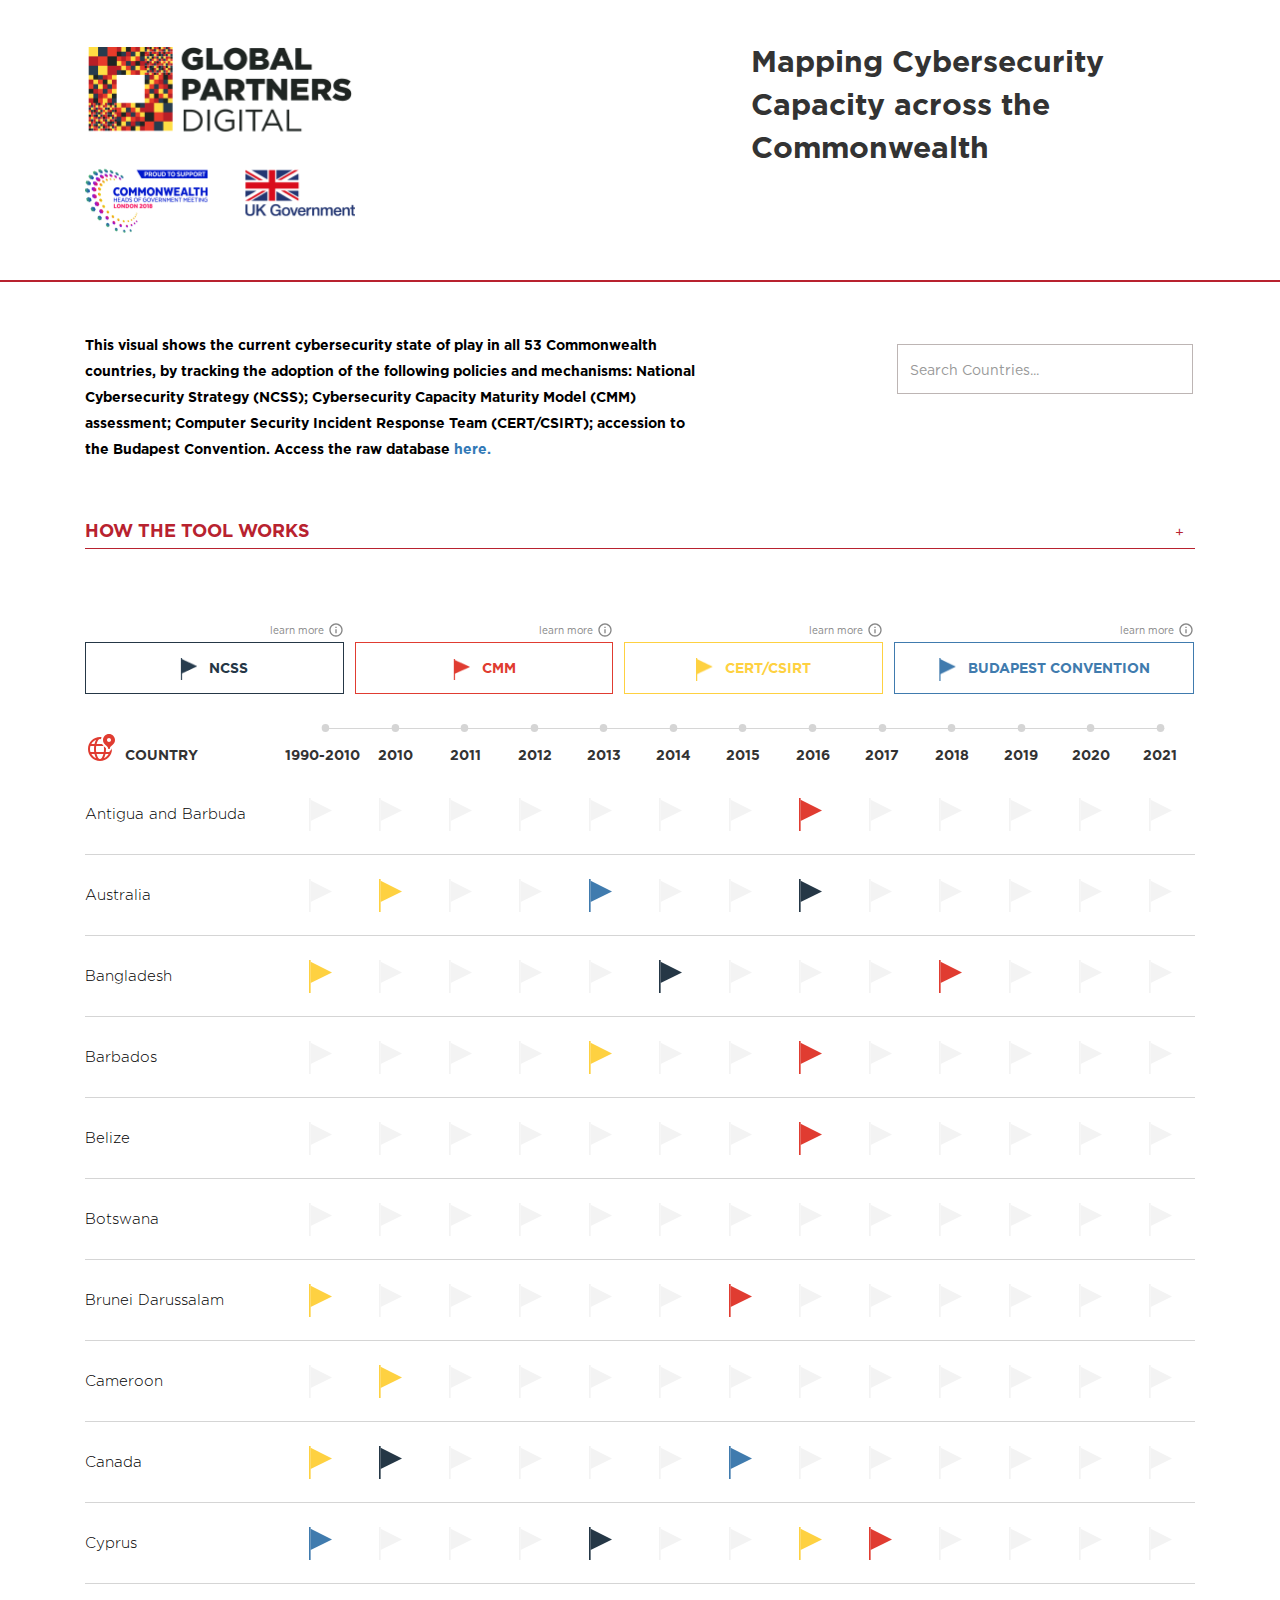
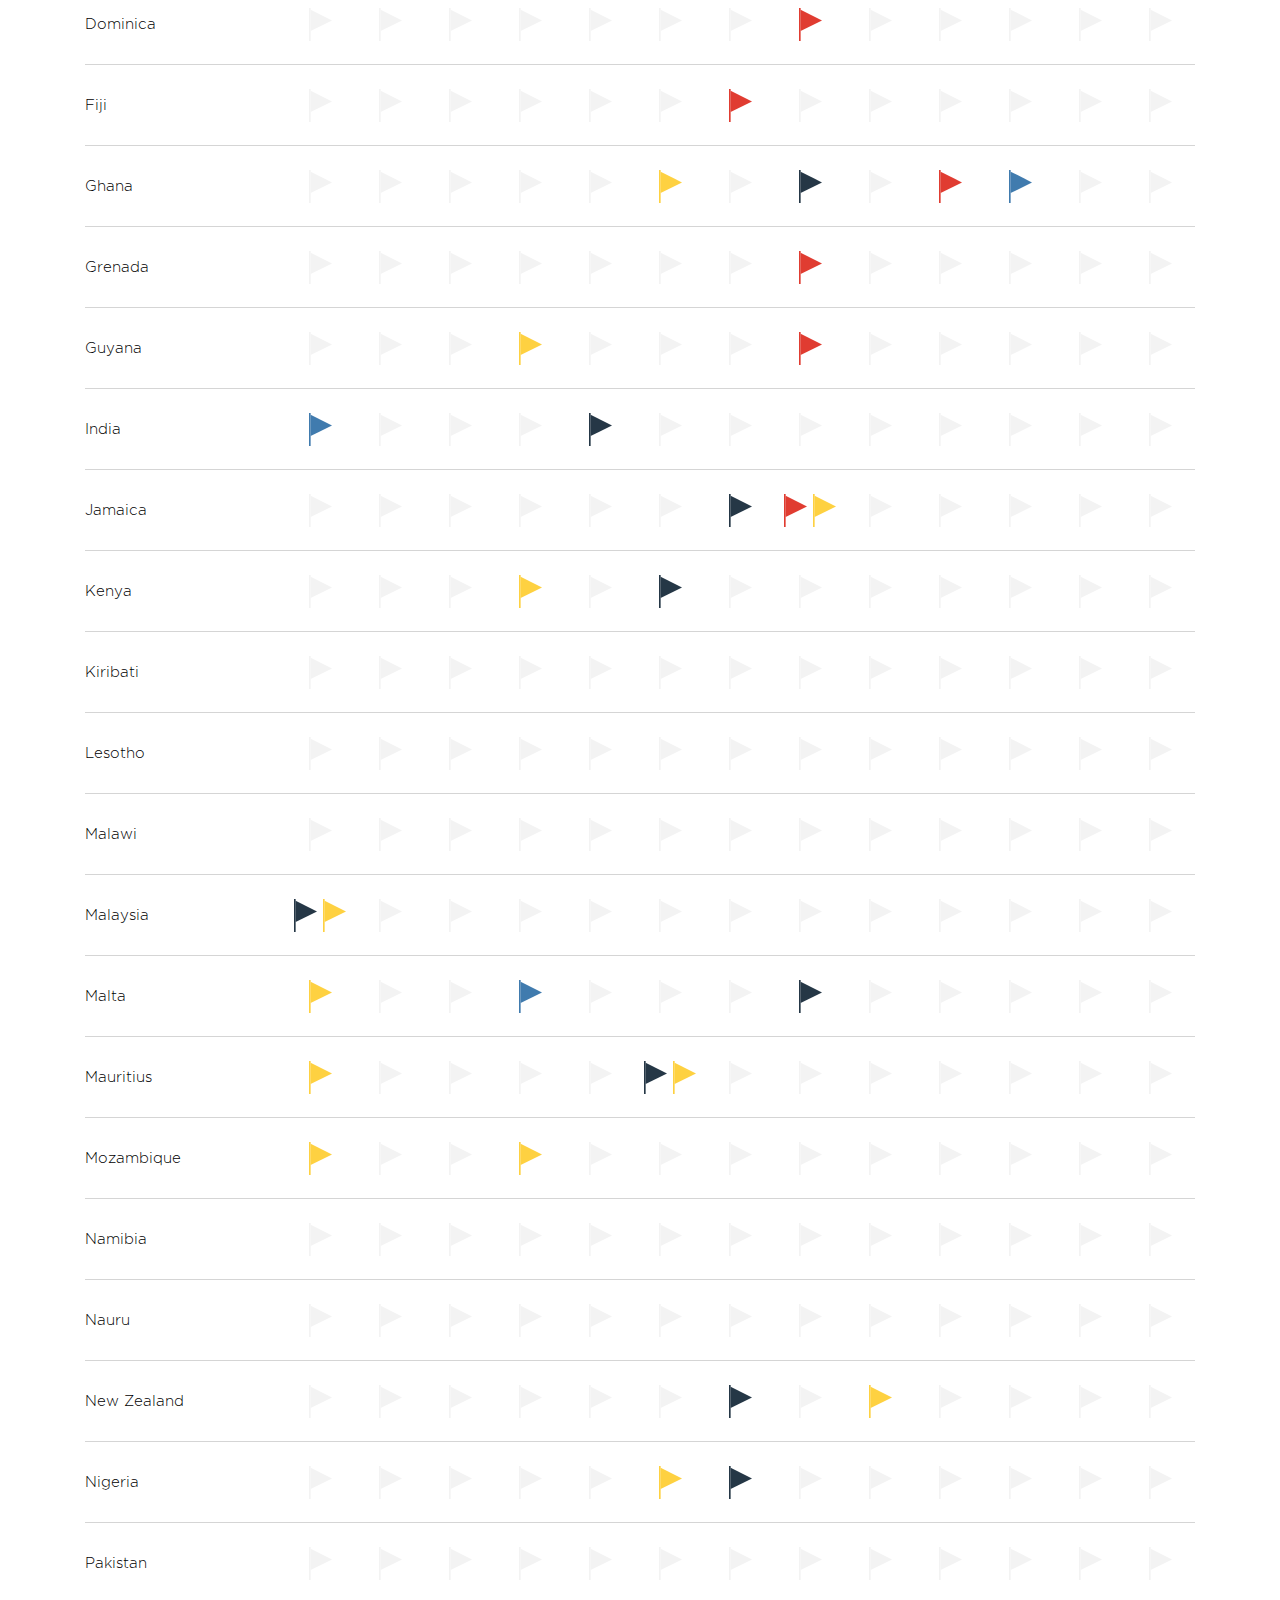
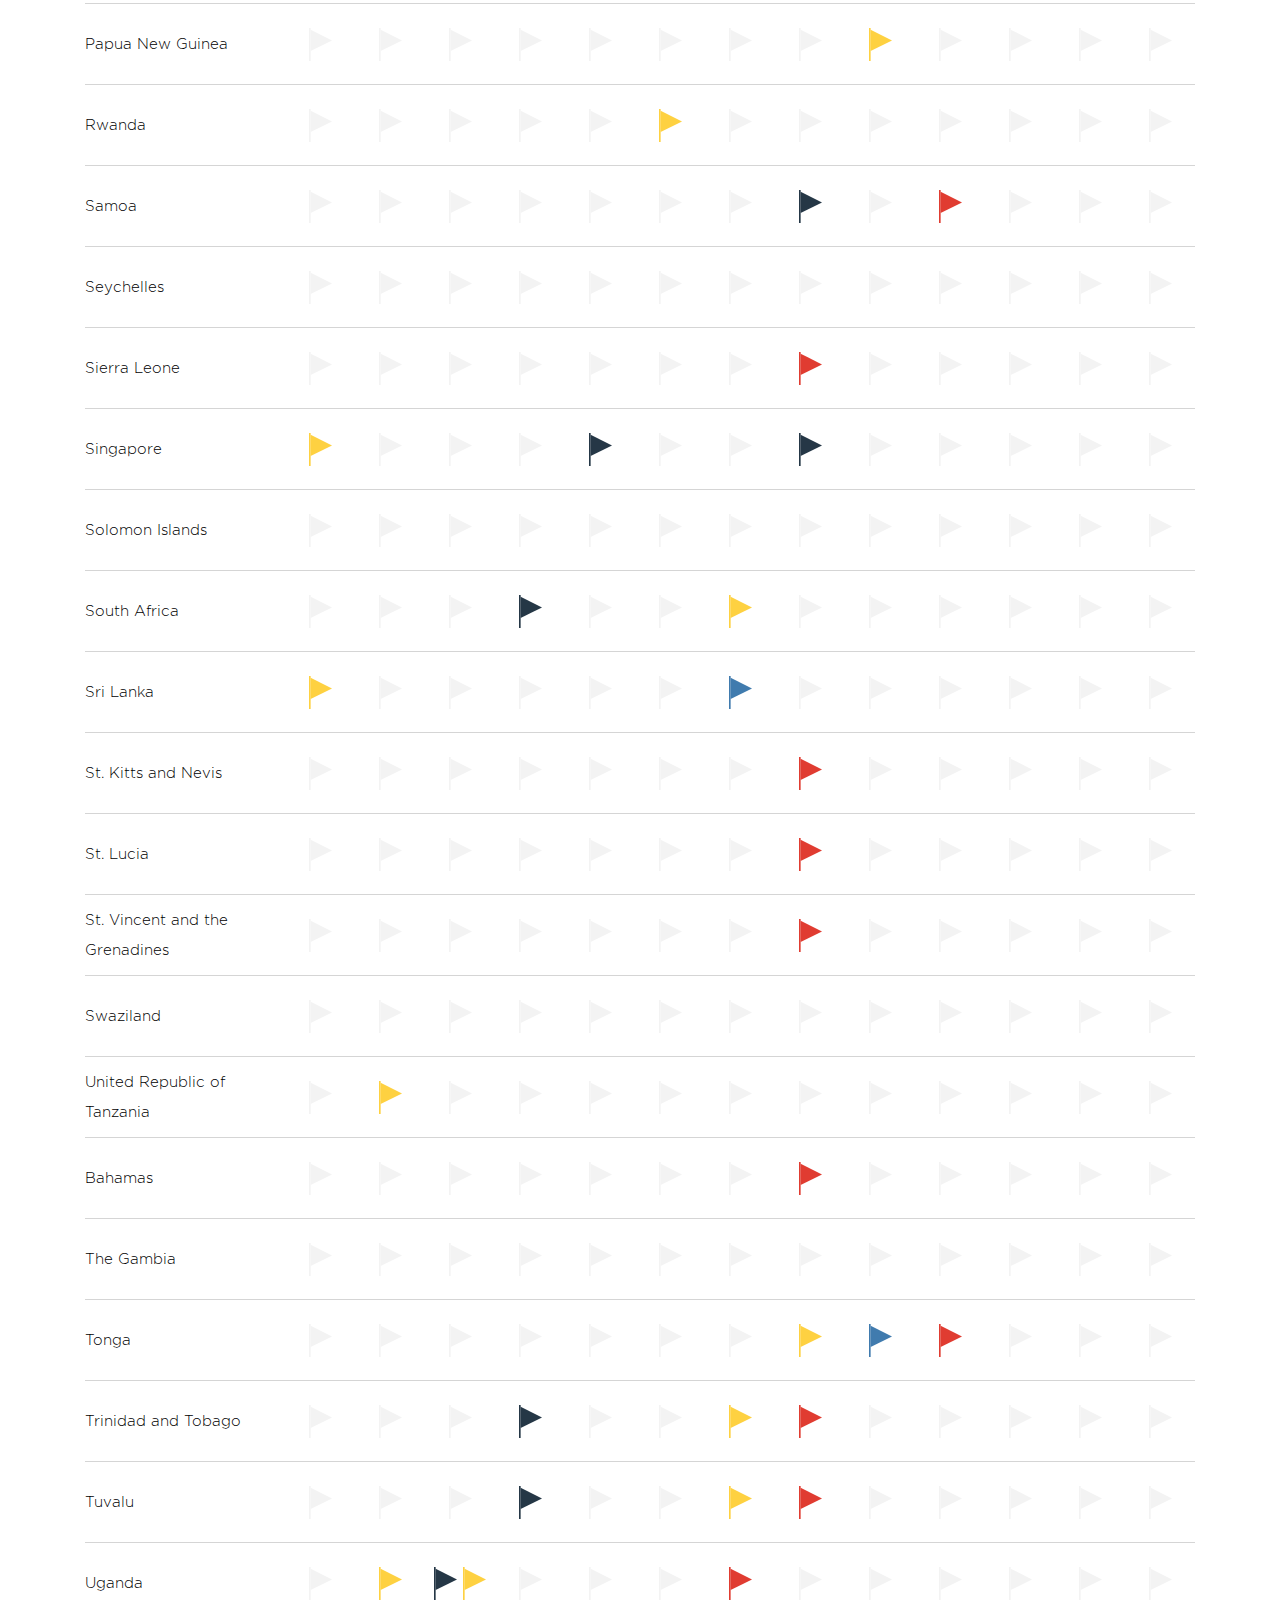
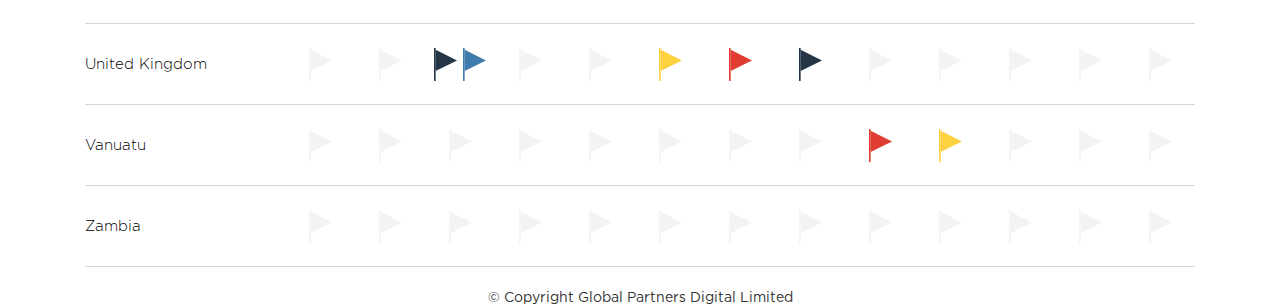
<file: index.html>
<!DOCTYPE html>
<html lang="en" >

<head>
  <meta charset="UTF-8">
  <title>Global Partners Digital</title>
  
  
  <link rel="stylesheet" href="https://cdnjs.cloudflare.com/ajax/libs/twitter-bootstrap/3.3.7/css/bootstrap.min.css">

  <link rel="stylesheet" href="css/style.css">

  
</head>

<body>

<header>
      <ul>
        <li></li>
        <li>Mapping Cybersecurity Capacity across the Commonwealth</li>
      </ul>
    </header>

  <div class="container">

  <div class="row box-top">
    <div class="col-xs-4">
      <h2>This visual shows the current cybersecurity state of play in all 53 Commonwealth countries, by tracking the adoption of the following policies and mechanisms: National Cybersecurity Strategy (NCSS); Cybersecurity Capacity Maturity Model (CMM) assessment; Computer Security Incident Response Team (CERT/CSIRT); accession to the Budapest Convention. Access the raw database <a href="https://docs.google.com/spreadsheets/d/1ARrwWWt7j96YS6zHL9DfJBSKg-u9gz4rarv-caUJ4n0/edit?ts=5c9b4bc6#gid=404398452" target="_blank">here.</a></h2>
    </div>

    <div class="col-xs-4 col-xs-offset-8 search">
      <input id="searchfield" type="search" class="form-control" placeholder="Search Countries...">
    </div>
  </div>

  <div class="row box-bottom">
      <article>
        <details>
          <summary><h1>HOW THE TOOL WORKS</h1></summary>
          <h2>• The default view shows data for all Commonwealth countries.<br>
              • To see only countries which meet a certain criterion (e.g. NCSS), click the relevant filter. This will also display all the other criteria these countries meet.<br>
              • You can select more than one filter at a time (e.g. to see only countries with both NCSS and a CERT)<br>
              • You can search for data on a specific country using the search bar on the top right.<br>
              • The flags are also hyperlinks, which will take you to the relevant policy documents.
              </h2>
            </details></article>
    </div>

  <div class="row">
    <div class="col-xs-12">

      <ul class="learn-more">
        <li class="info">
          <span>National Cybersecurity Strategies set out a country's vision and high-level objectives and priorities for addressing cybersecurity.</span>learn more</li>
        <li class="info">
          <span>The Cybersecurity Capacity Maturity Model for Nations (CMM) assesses a country's cybersecurity maturity across five dimensions: cybersecurity policy and strategy; cyber culture and society; cybersecurity education, training, and skills; legal and regulatory frameworks; and standards, organisations, and technologies.</span>learn more</li>
        <li class="info">
          <span>A national Computer Security Incident Response Team (CSIRT, or CERT) is an operational entity with the goal of preventing and responding to computer security incidents.</span>learn more</li>
        <li class="info">
          <span>The first international treaty on cyber crime. Its main objective is the adoption of common criminal policy through the adoption of appropriate legislation and fostering of international cooperation.</span>learn more</li>
      </ul>

      <div class="fix-row">
      <ul class="filter" id="days">
        <li class="schedule-color pressable-day" id="1"><img src="img/mini-flag-darkblue.png" /> NCSS</li>
        <li class="schedule-color pressable-day" id="2"><img src="img/mini-flag-red.png" /> CMM</li>
        <li class="schedule-color pressable-day" id="3"><img src="img/mini-flag-yellow.png" /> CERT/CSIRT</li>
        <li class="schedule-color pressable-day" id="4"><img src="img/mini-flag-blue.png" /> BUDAPEST CONVENTION</li>
      </ul>

      <ul class="active years">
        <li>country</li>
        <li>1990-2010</li>
        <li>2010</li>
        <li>2011</li>
        <li>2012</li>
        <li>2013</li>
        <li>2014</li>
        <li>2015</li>
        <li>2016</li>
        <li>2017</li>
        <li>2018</li>
        <li>2019</li>
        <li>2020</li>
        <li>2021</li>
      </ul>
    </div>

      <table border="0" cellpadding="0" cellspacing="0">

        <!-- COMECA AQUI OS PAISES !-->


        <tbody class="searchable">

          <tr class="row-border">
            <td>
              <h4>Antigua and Barbuda</h4>
          </td>

          <td class="text-center">
              <span class="flag flag- booking active year-90" data-schedule="0"></span>
            </td>
            <td class="text-center">
              <span class="flag flag- booking active year-2010" data-schedule="0"></span>
            </td>
            <td class="text-center">
              <span class="flag flag- booking active year-2011" data-schedule="0"></span>
            </td>
            <td class="text-center">
              <span class="flag flag- booking active year-2012" data-schedule="0"></span>
            </td>
            <td class="text-center">
              <span class="flag flag- booking active year-2013" data-schedule="0"></span>
            </td>
            <td class="text-center">
              <span class="flag flag- booking active year-2014" data-schedule="0"></span>
            </td>
            <td class="text-center">
              <span class="flag flag- booking active year-2015" data-schedule="0"></span>
            </td>
            <td class="text-center">
              <a href="https://www.sbs.ox.ac.uk/cybersecurity-capacity/system/files/Cybersecurity-Are-We-Prepared-in-Latin-America-and-the-Caribbean.pdf" target="_blank"><span class="flag flag-red booking active year-2016" data-schedule="2"></span></a>
            </td>
            <td class="text-center">
              <span class="flag flag- booking active year-2017" data-schedule="0"></span>
            </td>
            <td class="text-center">
              <span class="flag flag- booking active year-2018" data-schedule="0"></span>
            </td>
            <td class="text-center">
              <span class="flag flag- booking active year-2019" data-schedule="0"></span>
            </td>
            <td class="text-center">
              <span class="flag flag- booking active year-2020" data-schedule="0"></span>
            </td>
            <td class="text-center">
              <span class="flag flag- booking active year-2021" data-schedule="0"></span>
            </td>

          </tr>

          <tr class="row-border">
            <td>
              <h4>Australia</h4>
          </td>

          <td class="text-center">
              <span class="flag flag- booking active year-90" data-schedule="0"></span>
            </td>
            <td class="text-center">
              <a href="https://cyber.gov.au/" target="_blank"><span class="flag flag-yellow booking active year-2010" data-schedule="3"></span></a>
            </td>
            <td class="text-center">
              <span class="flag flag- booking active year-2011" data-schedule="0"></span>
            </td>
            <td class="text-center">
              <span class="flag flag- booking active year-2012" data-schedule="0"></span>
            </td>
            <td class="text-center">
              <span class="flag flag-blue booking active year-2013" data-schedule="4"></span>
            </td>
            <td class="text-center">
              <span class="flag flag- booking active year-2014" data-schedule="0"></span>
            </td>
            <td class="text-center">
              <span class="flag flag- booking active year-2015" data-schedule="0"></span>
            </td>
            <td class="text-center">
              <a href="https://cybersecuritystrategy.pmc.gov.au/assets/img/PMC-Cyber-Strategy.pdf" target="_blank"><span class="flag flag-darkblue booking active year-2016" data-schedule="1"></span></a>
            </td>
            <td class="text-center">
              <span class="flag flag- booking active year-2017" data-schedule="0"></span>
            </td>
            <td class="text-center">
              <span class="flag flag- booking active year-2018" data-schedule="0"></span>
            </td>
            <td class="text-center">
              <span class="flag flag- booking active year-2019" data-schedule="0"></span>
            </td>
            <td class="text-center">
              <span class="flag flag- booking active year-2020" data-schedule="0"></span>
            </td>
            <td class="text-center">
              <span class="flag flag- booking active year-2021" data-schedule="0"></span>
            </td>

          </tr>

          <tr class="row-border">
            <td>
              <h4>Bangladesh</h4>
          </td>
          <td class="text-center">
              <a href="http://www.bdcert.org" target="_blank"><span class="flag flag-yellow booking active year-90" data-schedule="3"></span></a>
            </td>
            <td class="text-center">
              <span class="flag flag- booking active year-2010" data-schedule="0"></span>
            </td>
            <td class="text-center">
              <span class="flag flag- booking active year-2011" data-schedule="0"></span>
            </td>
            <td class="text-center">
              <span class="flag flag- booking active year-2012" data-schedule="0"></span>
            </td>
            <td class="text-center">
              <span class="flag flag- booking active year-2013" data-schedule="0"></span>
            </td>
            <td class="text-center">
              <a href="https://www.unodc.org/cld/lessons-learned/bgd/the_national_cybersecurity_strategy_of_bangladesh.html?&tmpl=cyb" target="_blank"><span class="flag flag-darkblue booking active year-2014" data-schedule="1"></span></a>
            </td>
            <td class="text-center">
              <span class="flag flag- booking active year-2015" data-schedule="0"></span>
            </td>
            <td class="text-center">
              <span class="flag flag- booking active year-2016" data-schedule="0"></span>
            </td>
            <td class="text-center">
              <span class="flag flag- booking active year-2017" data-schedule="0"></span>
            </td>
            <td class="text-center">
              <a href=" https://www.cirt.gov.bd/cybersecurity-maturity-assessment-held-by-international-experts-to-inform-bangladeshs-renewal-of-national-strategy/" target="_blank"><span class="flag flag-red booking active year-2018" data-schedule="2"></span></a>
            </td>
            <td class="text-center">
              <span class="flag flag- booking active year-2019" data-schedule="0"></span>
            </td>
            <td class="text-center">
              <span class="flag flag- booking active year-2020" data-schedule="0"></span>
            </td>
            <td class="text-center">
              <span class="flag flag- booking active year-2021" data-schedule="0"></span>
            </td>

          </tr>

          <tr class="row-border">
            <td>
              <h4>Barbados</h4>
          </td>
          <td class="text-center">
              <span class="flag flag- booking active year-90" data-schedule="0"></span>
            </td>
            <td class="text-center">
              <span class="flag flag- booking active year-2010" data-schedule="0"></span>
            </td>
            <td class="text-center">
              <span class="flag flag- booking active year-2011" data-schedule="0"></span>
            </td>
            <td class="text-center">
              <span class="flag flag- booking active year-2012" data-schedule="0"></span>
            </td>
            <td class="text-center">
              <span class="flag flag-yellow booking active year-2013" data-schedule="3"></span>
            </td>
            <td class="text-center">
              <span class="flag flag- booking active year-2014" data-schedule="0"></span>
            </td>
            <td class="text-center">
              <span class="flag flag- booking active year-2015" data-schedule="0"></span>
            </td>
            <td class="text-center">
              <a href="https://www.sbs.ox.ac.uk/cybersecurity-capacity/system/files/Cybersecurity-Are-We-Prepared-in-Latin-America-and-the-Caribbean.pdf" target="_blank"><span class="flag flag-red booking active year-2016" data-schedule="2"></span></a>
            </td>
            <td class="text-center">
              <span class="flag flag- booking active year-2017" data-schedule="0"></span>
            </td>
            <td class="text-center">
              <span class="flag flag- booking active year-2018" data-schedule="0"></span>
            </td>
            <td class="text-center">
              <span class="flag flag- booking active year-2019" data-schedule="0"></span>
            </td>
            <td class="text-center">
              <span class="flag flag- booking active year-2020" data-schedule="0"></span>
            </td>
            <td class="text-center">
              <span class="flag flag- booking active year-2021" data-schedule="0"></span>
            </td>

          </tr>

          <tr class="row-border">
            <td>
              <h4>Belize</h4>
          </td>
          <td class="text-center">
              <span class="flag flag- booking active year-90" data-schedule="0"></span>
            </td>
            <td class="text-center">
              <span class="flag flag- booking active year-2010" data-schedule="0"></span>
            </td>
            <td class="text-center">
              <span class="flag flag- booking active year-2011" data-schedule="0"></span>
            </td>
            <td class="text-center">
              <span class="flag flag- booking active year-2012" data-schedule="0"></span>
            </td>
            <td class="text-center">
              <span class="flag flag- booking active year-2013" data-schedule="0"></span>
            </td>
            <td class="text-center">
              <span class="flag flag- booking active year-2014" data-schedule="0"></span>
            </td>
            <td class="text-center">
              <span class="flag flag- booking active year-2015" data-schedule="0"></span>
            </td>
            <td class="text-center">
              <a href="https://www.sbs.ox.ac.uk/cybersecurity-capacity/content/cyprus-cybersecurity-capacity-review-2017" target="_blank"><span class="flag flag-red booking active year-2016" data-schedule="2"></span></a>
            </td>
            <td class="text-center">
              <span class="flag flag- booking active year-2017" data-schedule="0"></span>
            </td>
            <td class="text-center">
              <span class="flag flag- booking active year-2018" data-schedule="0"></span>
            </td>
            <td class="text-center">
              <span class="flag flag- booking active year-2019" data-schedule="0"></span>
            </td>
            <td class="text-center">
              <span class="flag flag- booking active year-2020" data-schedule="0"></span>
            </td>
            <td class="text-center">
              <span class="flag flag- booking active year-2021" data-schedule="0"></span>
            </td>

          </tr>

          <tr class="row-border">
            <td>
              <h4>Botswana</h4>
          </td>
          <td class="text-center">
              <span class="flag flag- booking active year-90" data-schedule="0"></span>
            </td>
            <td class="text-center">
              <span class="flag flag- booking active year-2010" data-schedule="0"></span>
            </td>
            <td class="text-center">
              <span class="flag flag- booking active year-2011" data-schedule="0"></span>
            </td>
            <td class="text-center">
              <span class="flag flag- booking active year-2012" data-schedule="0"></span>
            </td>
            <td class="text-center">
              <span class="flag flag- booking active year-2013" data-schedule="0"></span>
            </td>
            <td class="text-center">
              <span class="flag flag- booking active year-2014" data-schedule="0"></span>
            </td>
            <td class="text-center">
              <span class="flag flag- booking active year-2015" data-schedule="0"></span>
            </td>
            <td class="text-center">
              <span class="flag flag- booking active year-2016" data-schedule="0"></span>
            </td>
            <td class="text-center">
              <span class="flag flag- booking active year-2017" data-schedule="0"></span>
            </td>
            <td class="text-center">
              <span class="flag flag- booking active year-2018" data-schedule="0"></span>
            </td>
            <td class="text-center">
              <span class="flag flag- booking active year-2019" data-schedule="0"></span>
            </td>
            <td class="text-center">
              <span class="flag flag- booking active year-2020" data-schedule="0"></span>
            </td>
            <td class="text-center">
              <span class="flag flag- booking active year-2021" data-schedule="0"></span>
            </td>

          </tr>

          <tr class="row-border">
            <td>
              <h4>Brunei Darussalam</h4>
          </td>
          <td class="text-center">
              <a href="http://www.brucert.org.bn" target="_blank"><span class="flag flag-yellow booking active year-90" data-schedule="3"></span></a>
            </td>
            <td class="text-center">
              <span class="flag flag- booking active year-2010" data-schedule="0"></span>
            </td>
            <td class="text-center">
              <span class="flag flag- booking active year-2011" data-schedule="0"></span>
            </td>
            <td class="text-center">
              <span class="flag flag- booking active year-2012" data-schedule="0"></span>
            </td>
            <td class="text-center">
              <span class="flag flag- booking active year-2013" data-schedule="0"></span>
            </td>
            <td class="text-center">
              <span class="flag flag- booking active year-2014" data-schedule="0"></span>
            </td>
            <td class="text-center">
              <a href="https://www.sbs.ox.ac.uk/cybersecurity-capacity/content/bhutan-cybersecurity-capacity-review-2015" target="_blank"><span class="flag flag-red booking active year-2015" data-schedule="2"></span></a>
            </td>
            <td class="text-center">
              <span class="flag flag- booking active year-2016" data-schedule="0"></span>
            </td>
            <td class="text-center">
              <span class="flag flag- booking active year-2017" data-schedule="0"></span>
            </td>
            <td class="text-center">
              <span class="flag flag- booking acti2018active year-XX" data-schedule="0"></span>
            </td>
            <td class="text-center">
              <span class="flag flag- booking active year-2019" data-schedule="0"></span>
            </td>
            <td class="text-center">
              <span class="flag flag- booking active year-2020" data-schedule="0"></span>
            </td>
            <td class="text-center">
              <span class="flag flag- booking active year-2021" data-schedule="0"></span>
            </td>

          </tr>


          <tr class="row-border">
            <td>
              <h4>Cameroon</h4>
          </td>
          <td class="text-center">
              <span class="flag flag- booking active year-90" data-schedule="0"></span>
            </td>
            <td class="text-center">
              <a href="https://www.antic.cm/index.php/en/mssions/computer-security-audit.html" target="_blank"><span class="flag flag-yellow booking active year-2010" data-schedule="3"></span></a>
            </td>
            <td class="text-center">
              <span class="flag flag- booking active year-2011" data-schedule="0"></span>
            </td>
            <td class="text-center">
              <span class="flag flag- booking active year-2012" data-schedule="0"></span>
            </td>
            <td class="text-center">
              <span class="flag flag- booking active year-2013" data-schedule="0"></span>
            </td>
            <td class="text-center">
              <span class="flag flag- booking active year-2014" data-schedule="0"></span>
            </td>
            <td class="text-center">
              <span class="flag flag- booking active year-2015" data-schedule="0"></span>
            </td>
            <td class="text-center">
              <span class="flag flag- booking active year-2016" data-schedule="0"></span>
            </td>
            <td class="text-center">
              <span class="flag flag- booking active year-2017" data-schedule="0"></span>
            </td>
            <td class="text-center">
              <span class="flag flag- booking active year-2018" data-schedule="0"></span>
            </td>
            <td class="text-center">
              <span class="flag flag- booking acti2019active year-XX" data-schedule="0"></span>
            </td>
            <td class="text-center">
              <span class="flag flag- booking active year-2020" data-schedule="0"></span>
            </td>
            <td class="text-center">
              <span class="flag flag- booking active year-2021" data-schedule="0"></span>
            </td>

          </tr>

          <tr class="row-border">
            <td>
              <h4>Canada</h4>
          </td>
          <td class="text-center">
              <a href="https://cyber.gc.ca/en/about-cyber-centre" target="_blank"><span class="flag flag-yellow booking active year-90" data-schedule="3"></span></a>
            </td>
            <td class="text-center">
              <a href="https://www.publicsafety.gc.ca/cnt/rsrcs/pblctns/ntnl-cbr-scrt-strtg/index-en.aspx" target="_blank"><span class="flag flag-darkblue booking active year-2010" data-schedule="1"></span></a>
            </td>
            <td class="text-center">
              <span class="flag flag- booking active year-2011" data-schedule="0"></span>
            </td>
            <td class="text-center">
              <span class="flag flag- booking active year-2012" data-schedule="0"></span>
            </td>
            <td class="text-center">
              <span class="flag flag- booking active year-2013" data-schedule="0"></span>
            </td>
            <td class="text-center">
              <span class="flag flag- booking active year-2014" data-schedule="0"></span>
            </td>
            <td class="text-center">
              <span class="flag flag-blue booking active year-2015" data-schedule="4"></span>
            </td>
            <td class="text-center">
              <span class="flag flag- booking active year-2016" data-schedule="0"></span>
            </td>
            <td class="text-center">
              <span class="flag flag- booking active year-2017" data-schedule="0"></span>
            </td>
            <td class="text-center">
              <span class="flag flag- booking active year-2018" data-schedule="0"></span>
            </td>
            <td class="text-center">
              <span class="flag flag- booking active year-2019" data-schedule="0"></span>
            </td>
            <td class="text-center">
              <span class="flag flag- booking active year-2020" data-schedule="0"></span>
            </td>
            <td class="text-center">
              <span class="flag flag- booking active year-2021" data-schedule="0"></span>
            </td>

          </tr>

          <tr class="row-border">
            <td>
              <h4>Cyprus</h4>
          </td>
          <td class="text-center">
              <span class="flag flag-blue booking active year-90" data-schedule="4"></span>
            </td>
            <td class="text-center">
              <span class="flag flag- booking active year-2010" data-schedule="0"></span>
            </td>
            <td class="text-center">
              <span class="flag flag- booking active year-2011" data-schedule="0"></span>
            </td>
            <td class="text-center">
              <span class="flag flag- booking active year-2012" data-schedule="0"></span>
            </td>
            <td class="text-center">
              <a href="https://resilience.enisa.europa.eu/enisas-ncss-project/enisa-cyber-security-strategies-workshops/OCECPR_NCSStrategy_English.pdf" target="_blank"><span class="flag flag-darkblue booking active year-2013" data-schedule="1"></span></a>
            </td>
            <td class="text-center">
              <span class="flag flag- booking active year-2014" data-schedule="0"></span>
            </td>
            <td class="text-center">
              <span class="flag flag- booking active year-2015" data-schedule="0"></span>
            </td>
            <td class="text-center">
              <a href="http://csirt.cy" target="_blank"><span class="flag flag-yellow booking active year-2016" data-schedule="3"></span></a>
            </td>
            <td class="text-center">
              <a href="https://www.sbs.ox.ac.uk/cybersecurity-capacity/content/cyprus-cybersecurity-capacity-review-2017" target="_blank"><span class="flag flag-red booking active year-2017" data-schedule="2"></span></a>
            </td>
            <td class="text-center">
              <span class="flag flag- booking active year-2018" data-schedule="0"></span>
            </td>
            <td class="text-center">
              <span class="flag flag- booking active year-2019" data-schedule="0"></span>
            </td>
            <td class="text-center">
              <span class="flag flag- booking active year-2020" data-schedule="0"></span>
            </td>
            <td class="text-center">
              <span class="flag flag- booking active year-2021" data-schedule="0"></span>
            </td>

          </tr>

          <tr class="row-border">
            <td>
              <h4>Dominica</h4>
          </td>
          <td class="text-center">
              <span class="flag flag- booking active year-90" data-schedule="0"></span>
            </td>
            <td class="text-center">
              <span class="flag flag- booking active year-2010" data-schedule="0"></span>
            </td>
            <td class="text-center">
              <span class="flag flag- booking active year-2011" data-schedule="0"></span>
            </td>
            <td class="text-center">
              <span class="flag flag- booking active year-2012" data-schedule="0"></span>
            </td>
            <td class="text-center">
              <span class="flag flag- booking active year-2013" data-schedule="0"></span>
            </td>
            <td class="text-center">
              <span class="flag flag- booking active year-2014" data-schedule="0"></span>
            </td>
            <td class="text-center">
              <span class="flag flag- booking active year-2015" data-schedule="0"></span>
            </td>
            <td class="text-center">
              <a href="https://www.sbs.ox.ac.uk/cybersecurity-capacity/content/cyprus-cybersecurity-capacity-review-2017" target="_blank"><span class="flag flag-red booking active year-2016" data-schedule="2"></span></a>
            </td>
            <td class="text-center">
              <span class="flag flag- booking active year-2017" data-schedule="0"></span>
            </td>
            <td class="text-center">
              <span class="flag flag- booking active year-2018" data-schedule="0"></span>
            </td>
            <td class="text-center">
              <span class="flag flag- booking active year-2019" data-schedule="0"></span>
            </td>
            <td class="text-center">
              <span class="flag flag- booking active year-2020" data-schedule="0"></span>
            </td>
            <td class="text-center">
              <span class="flag flag- booking active year-2021" data-schedule="0"></span>
            </td>

          </tr>

          <tr class="row-border">
            <td>
              <h4>Fiji</h4>
          </td>
          <td class="text-center">
              <span class="flag flag- booking active year-90" data-schedule="0"></span>
            </td>
            <td class="text-center">
              <span class="flag flag- booking active year-2010" data-schedule="0"></span>
            </td>
            <td class="text-center">
              <span class="flag flag- booking active year-2011" data-schedule="0"></span>
            </td>
            <td class="text-center">
              <span class="flag flag- booking active year-2012" data-schedule="0"></span>
            </td>
            <td class="text-center">
              <span class="flag flag- booking active year-2013" data-schedule="0"></span>
            </td>
            <td class="text-center">
              <span class="flag flag- booking active year-2014" data-schedule="0"></span>
            </td>
            <td class="text-center">
              <a href="https://www.sbs.ox.ac.uk/cybersecurity-capacity/system/files/CMM%20revised%20edition_09022017_1.pdf" target="_blank"><span class="flag flag-red booking active year-2015" data-schedule="2"></span></a>
            </td>
            <td class="text-center">
              <span class="flag flag- booking active year-2016" data-schedule="0"></span>
            </td>
            <td class="text-center">
              <span class="flag flag- booking acti2017active year-XX" data-schedule="0"></span>
            </td>
            <td class="text-center">
              <span class="flag flag- booking active year-2018" data-schedule="0"></span>
            </td>
            <td class="text-center">
              <span class="flag flag- booking active year-2019" data-schedule="0"></span>
            </td>
            <td class="text-center">
              <span class="flag flag- booking active year-2020" data-schedule="0"></span>
            </td>
            <td class="text-center">
              <span class="flag flag- booking active year-2021" data-schedule="0"></span>
            </td>

          </tr>

          <tr class="row-border">
            <td>
              <h4>Ghana</h4>
          </td>
          <td class="text-center">
              <span class="flag flag- booking active year-90" data-schedule="0"></span>
            </td>
            <td class="text-center">
              <span class="flag flag- booking active year-2010" data-schedule="0"></span>
            </td>
            <td class="text-center">
              <span class="flag flag- booking active year-2011" data-schedule="0"></span>
            </td>
            <td class="text-center">
              <span class="flag flag- booking active year-2012" data-schedule="0"></span>
            </td>
            <td class="text-center">
              <span class="flag flag- booking active year-2013" data-schedule="0"></span>
            </td>
            <td class="text-center">
              <a href="https://www.cert-gh.org" target="_blank"><span class="flag flag-yellow booking active year-2014" data-schedule="3"></span></a>
            </td>
            <td class="text-center">
              <span class="flag flag- booking active year-2015" data-schedule="0"></span>
            </td>
            <td class="text-center">
              <a href="https://www.sbs.ox.ac.uk/cybersecurity-capacity/system/files/Ghana_Cyber-Security-Policy-Strategy_Final_0.pdf" target="_blank"><span class="flag flag-darkblue booking active year-2016" data-schedule="1"></span></a>
            </td>
            <td class="text-center">
              <span class="flag flag- booking active year-2017" data-schedule="0"></span>
            </td>
            <td class="text-center">
              <a href="https://www.moc.gov.gh/cybersecurity-capacity-maturity-model-assessment-held" target="_blank"><span class="flag flag-red booking active year-2018" data-schedule="2"></span></a>
            </td>
            <td class="text-center">
              <span class="flag flag-blue booking active year-2019" data-schedule="4"></span>
            </td>
            <td class="text-center">
              <span class="flag flag- booking active year-2020" data-schedule="0"></span>
            </td>
            <td class="text-center">
              <span class="flag flag- booking active year-2021" data-schedule="0"></span>
            </td>

          </tr>

          <tr class="row-border">
            <td>
              <h4>Grenada</h4>
          </td>
          <td class="text-center">
              <span class="flag flag- booking active year-90" data-schedule="0"></span>
            </td>
            <td class="text-center">
              <span class="flag flag- booking active year-2010" data-schedule="0"></span>
            </td>
            <td class="text-center">
              <span class="flag flag- booking active year-2011" data-schedule="0"></span>
            </td>
            <td class="text-center">
              <span class="flag flag- booking active year-2012" data-schedule="0"></span>
            </td>
            <td class="text-center">
              <span class="flag flag- booking active year-2013" data-schedule="0"></span>
            </td>
            <td class="text-center">
              <span class="flag flag- booking active year-2014" data-schedule="0"></span>
            </td>
            <td class="text-center">
              <span class="flag flag- booking active year-2015" data-schedule="0"></span>
            </td>
            <td class="text-center">
              <a href="https://www.sbs.ox.ac.uk/cybersecurity-capacity/content/cyprus-cybersecurity-capacity-review-2017" target="_blank"><span class="flag flag-red booking active year-2016" data-schedule="2"></span></a>
            </td>
            <td class="text-center">
              <span class="flag flag- booking active year-2017" data-schedule="0"></span>
            </td>
            <td class="text-center">
              <span class="flag flag- booking active year-2018" data-schedule="0"></span>
            </td>
            <td class="text-center">
              <span class="flag flag- booking active year-2019" data-schedule="0"></span>
            </td>
            <td class="text-center">
              <span class="flag flag- booking active year-2020" data-schedule="0"></span>
            </td>
            <td class="text-center">
              <span class="flag flag- booking active year-2021" data-schedule="0"></span>
            </td>

          </tr>

          <tr class="row-border">
            <td>
              <h4>Guyana</h4>
          </td>
          <td class="text-center">
              <span class="flag flag- booking active year-90" data-schedule="0"></span>
            </td>
            <td class="text-center">
              <span class="flag flag- booking active year-2010" data-schedule="0"></span>
            </td>
            <td class="text-center">
              <span class="flag flag- booking active year-2011" data-schedule="0"></span>
            </td>
            <td class="text-center">
              <a href="https://cirt.gy/cirt.gy/; https://www.itu.int/en/ITU-D/Cybersecurity/Documents/Country_Profiles/Guyana.pdf; ITU and UNIDIR give it different names" target="_blank"><span class="flag flag-yellow booking active year-2012" data-schedule="3"></span></a>
            </td>
            <td class="text-center">
              <span class="flag flag- booking active year-2013" data-schedule="0"></span>
            </td>
            <td class="text-center">
              <span class="flag flag- booking active year-2014" data-schedule="0"></span>
            </td>
            <td class="text-center">
              <span class="flag flag- booking active year-2015" data-schedule="0"></span>
            </td>
            <td class="text-center">
              <a href="https://www.sbs.ox.ac.uk/cybersecurity-capacity/content/cyprus-cybersecurity-capacity-review-2017" target="_blank"><span class="flag flag-red booking active year-2016" data-schedule="2"></span></a>
            </td>
            <td class="text-center">
              <span class="flag flag- booking active year-2017" data-schedule="0"></span>
            </td>
            <td class="text-center">
              <span class="flag flag- booking active year-2018" data-schedule="0"></span>
            </td>
            <td class="text-center">
              <span class="flag flag- booking active year-2019" data-schedule="0"></span>
            </td>
            <td class="text-center">
              <span class="flag flag- booking active year-2020" data-schedule="0"></span>
            </td>
            <td class="text-center">
              <span class="flag flag- booking active year-2021" data-schedule="0"></span>
            </td>

          </tr>

          <tr class="row-border">
            <td>
              <h4>India</h4>
          </td>
          <td class="text-center">
              <a href="https://www.cert-in.org.in" target="_blank"><span class="flag flag-blue booking active year-90" data-schedule="4"></span></a>
            </td>
            <td class="text-center">
              <span class="flag flag- booking active year-2010" data-schedule="0"></span>
            </td>
            <td class="text-center">
              <span class="flag flag- booking active year-2011" data-schedule="0"></span>
            </td>
            <td class="text-center">
              <span class="flag flag- booking active year-2012" data-schedule="0"></span>
            </td>
            <td class="text-center">
              <a href="http://meity.gov.in/sites/upload_files/dit/files/National%20Cyber%20Security%20Policy%20%281%29.pdf" target="_blank"><span class="flag flag-darkblue booking active year-2013" data-schedule="1"></span></a>
            </td>
            <td class="text-center">
              <span class="flag flag- booking active year-2014" data-schedule="0"></span>
            </td>
            <td class="text-center">
              <span class="flag flag- booking active year-2015" data-schedule="0"></span>
            </td>
            <td class="text-center">
              <span class="flag flag- booking active year-2016" data-schedule="0"></span>
            </td>
            <td class="text-center">
              <span class="flag flag- booking active year-2017" data-schedule="0"></span>
            </td>
            <td class="text-center">
              <span class="flag flag- booking active year-2018" data-schedule="0"></span>
            </td>
            <td class="text-center">
              <span class="flag flag- booking active year-2019" data-schedule="0"></span>
            </td>
            <td class="text-center">
              <span class="flag flag- booking active year-2020" data-schedule="0"></span>
            </td>
            <td class="text-center">
              <span class="flag flag- booking active year-2021" data-schedule="0"></span>
            </td>

          </tr>

          <tr class="row-border">
            <td>
              <h4>Jamaica</h4>
          </td>
          <td class="text-center">
              <span class="flag flag- booking active year-90" data-schedule="0"></span>
            </td>
            <td class="text-center">
              <span class="flag flag- booking active year-2010" data-schedule="0"></span>
            </td>
            <td class="text-center">
              <span class="flag flag- booking active year-2011" data-schedule="0"></span>
            </td>
            <td class="text-center">
              <span class="flag flag- booking active year-2012" data-schedule="0"></span>
            </td>
            <td class="text-center">
              <span class="flag flag- booking active year-2013" data-schedule="0"></span>
            </td>
            <td class="text-center">
              <span class="flag flag- booking active year-2014" data-schedule="0"></span>
            </td>
            <td class="text-center">
              <a href="https://www.mset.gov.jm/sites/default/files/Jamaica%20National%20Cyber%20Security%20Strategy.pdf" target="_blank"><span class="flag flag-darkblue booking active year-2015" data-schedule="1"></span></a>
            </td>
            <td class="text-center">
              <a href="https://www.sbs.ox.ac.uk/cybersecurity-capacity/content/cyprus-cybersecurity-capacity-review-2017" target="_blank"><span class="flag flag-red booking active year-2016" data-schedule="2"></span></a>
              <a href="https://jis.gov.jm/cyber-incident-response-team-fully-equipped-and-operational/" target="_blank"><span class="flag flag-yellow booking active year-2016" data-schedule="3"></span></a>
            </td>
            <td class="text-center">
              <span class="flag flag- booking active year-2017" data-schedule="0"></span>
            </td>
            <td class="text-center">
              <span class="flag flag- booking active year-2018" data-schedule="0"></span>
            </td>
            <td class="text-center">
              <span class="flag flag- booking active year-2019" data-schedule="0"></span>
            </td>
            <td class="text-center">
              <span class="flag flag- booking active year-2020" data-schedule="0"></span>
            </td>
            <td class="text-center">
              <span class="flag flag- booking active year-2021" data-schedule="0"></span>
            </td>

          </tr>

          <tr class="row-border">
            <td>
              <h4>Kenya</h4>
          </td>
          <td class="text-center">
              <span class="flag flag- booking active year-90" data-schedule="0"></span>
            </td>
            <td class="text-center">
              <span class="flag flag- booking active year-2010" data-schedule="0"></span>
            </td>
            <td class="text-center">
              <span class="flag flag- booking active year-2011" data-schedule="0"></span>
            </td>
            <td class="text-center">
              <a href="" target="_blank"><span class="flag flag-yellow booking active year-2012" data-schedule="3"></span></a>
            </td>
            <td class="text-center">
              <span class="flag flag- booking active year-2013" data-schedule="0"></span>
            </td>
            <td class="text-center">
              <a href="http://www.ke-cirt.go.ke/index.php/knowledgebase-2/statutes-and-regulations/nationalcybersecuritystrategy/" target="_blank"><span class="flag flag-darkblue booking active year-2014" data-schedule="1"></span></a>
            </td>
            <td class="text-center">
              <span class="flag flag- booking active year-2015" data-schedule="0"></span>
            </td>
            <td class="text-center">
              <span class="flag flag- booking active year-2016" data-schedule="0"></span>
            </td>
            <td class="text-center">
              <span class="flag flag- booking active year-2017" data-schedule="0"></span>
            </td>
            <td class="text-center">
              <span class="flag flag- booking active year-2018" data-schedule="0"></span>
            </td>
            <td class="text-center">
              <span class="flag flag- booking active year-2019" data-schedule="0"></span>
            </td>
            <td class="text-center">
              <span class="flag flag- booking active year-2020" data-schedule="0"></span>
            </td>
            <td class="text-center">
              <span class="flag flag- booking active year-2021" data-schedule="0"></span>
            </td>

          </tr>

          <tr class="row-border">
            <td>
              <h4>Kiribati</h4>
          </td>
          <td class="text-center">
              <span class="flag flag- booking active year-90" data-schedule="0"></span>
            </td>
            <td class="text-center">
              <span class="flag flag- booking active year-2010" data-schedule="0"></span>
            </td>
            <td class="text-center">
              <span class="flag flag- booking active year-2011" data-schedule="0"></span>
            </td>
            <td class="text-center">
              <span class="flag flag- booking active year-2012" data-schedule="0"></span>
            </td>
            <td class="text-center">
              <span class="flag flag- booking active year-2013" data-schedule="0"></span>
            </td>
            <td class="text-center">
              <span class="flag flag- booking active year-2014" data-schedule="0"></span>
            </td>
            <td class="text-center">
              <span class="flag flag- booking active year-2015" data-schedule="0"></span>
            </td>
            <td class="text-center">
              <span class="flag flag- booking active year-2016" data-schedule="0"></span>
            </td>
            <td class="text-center">
              <span class="flag flag- booking active year-2017" data-schedule="0"></span>
            </td>
            <td class="text-center">
              <span class="flag flag- booking active year-2018" data-schedule="0"></span>
            </td>
            <td class="text-center">
              <span class="flag flag- booking active year-2019" data-schedule="0"></span>
            </td>
            <td class="text-center">
              <span class="flag flag- booking active year-2020" data-schedule="0"></span>
            </td>
            <td class="text-center">
              <span class="flag flag- booking active year-2021" data-schedule="0"></span>
            </td>

          </tr>

          <tr class="row-border">
            <td>
              <h4>Lesotho</h4>
          </td>
          <td class="text-center">
              <span class="flag flag- booking active year-90" data-schedule="0"></span>
            </td>
            <td class="text-center">
              <span class="flag flag- booking active year-2010" data-schedule="0"></span>
            </td>
            <td class="text-center">
              <span class="flag flag- booking active year-2011" data-schedule="0"></span>
            </td>
            <td class="text-center">
              <span class="flag flag- booking active year-2012" data-schedule="0"></span>
            </td>
            <td class="text-center">
              <span class="flag flag- booking active year-2013" data-schedule="0"></span>
            </td>
            <td class="text-center">
              <span class="flag flag- booking active year-2014" data-schedule="0"></span>
            </td>
            <td class="text-center">
              <span class="flag flag- booking active year-2015" data-schedule="0"></span>
            </td>
            <td class="text-center">
              <span class="flag flag- booking active year-2016" data-schedule="0"></span>
            </td>
            <td class="text-center">
              <span class="flag flag- booking active year-2017" data-schedule="0"></span>
            </td>
            <td class="text-center">
              <span class="flag flag- booking active year-2018" data-schedule="0"></span>
            </td>
            <td class="text-center">
              <span class="flag flag- booking active year-2019" data-schedule="0"></span>
            </td>
            <td class="text-center">
              <span class="flag flag- booking active year-2020" data-schedule="0"></span>
            </td>
            <td class="text-center">
              <span class="flag flag- booking active year-2021" data-schedule="0"></span>
            </td>

          </tr>

          <tr class="row-border">
            <td>
              <h4>Malawi</h4>
          </td>
          <td class="text-center">
              <span class="flag flag- booking active year-90" data-schedule="0"></span>
            </td>
            <td class="text-center">
              <span class="flag flag- booking active year-2010" data-schedule="0"></span>
            </td>
            <td class="text-center">
              <span class="flag flag- booking active year-2011" data-schedule="0"></span>
            </td>
            <td class="text-center">
              <span class="flag flag- booking active year-2012" data-schedule="0"></span>
            </td>
            <td class="text-center">
              <span class="flag flag- booking active year-2013" data-schedule="0"></span>
            </td>
            <td class="text-center">
              <span class="flag flag- booking active year-2014" data-schedule="0"></span>
            </td>
            <td class="text-center">
              <span class="flag flag- booking active year-2015" data-schedule="0"></span>
            </td>
            <td class="text-center">
              <span class="flag flag- booking active year-2016" data-schedule="0"></span>
            </td>
            <td class="text-center">
              <span class="flag flag- booking active year-2017" data-schedule="0"></span>
            </td>
            <td class="text-center">
              <span class="flag flag- booking active year-2018" data-schedule="0"></span>
            </td>
            <td class="text-center">
              <span class="flag flag- booking active year-2019" data-schedule="0"></span>
            </td>
            <td class="text-center">
              <span class="flag flag- booking active year-2020" data-schedule="0"></span>
            </td>
            <td class="text-center">
              <span class="flag flag- booking active year-2021" data-schedule="0"></span>
            </td>

          </tr>

          <tr class="row-border">
            <td>
              <h4>Malaysia</h4>
          </td>
          <td class="text-center">
              <a href="http://nitc.mosti.gov.my/nitc_beta/index.php/national-ict-policies/national-cyber-security-policy-ncsp" target="_blank"><span class="flag flag-darkblue booking active year-90" data-schedule="1"></span></a>
              <a href="http://www.mycert.org.my" target="_blank"><span class="flag flag-yellow booking active year-90" data-schedule="3"></span></a>
            </td>
            <td class="text-center">
              <span class="flag flag- booking active year-2010" data-schedule="0"></span>
            </td>
            <td class="text-center">
              <span class="flag flag- booking active year-2011" data-schedule="0"></span>
            </td>
            <td class="text-center">
              <span class="flag flag- booking active year-2012" data-schedule="0"></span>
            </td>
            <td class="text-center">
              <span class="flag flag- booking active year-2013" data-schedule="0"></span>
            </td>
            <td class="text-center">
              <span class="flag flag- booking active year-2014" data-schedule="0"></span>
            </td>
            <td class="text-center">
              <span class="flag flag- booking active year-2015" data-schedule="0"></span>
            </td>
            <td class="text-center">
              <span class="flag flag- booking active year-2016" data-schedule="0"></span>
            </td>
            <td class="text-center">
              <span class="flag flag- booking active year-2017" data-schedule="0"></span>
            </td>
            <td class="text-center">
              <span class="flag flag- booking active year-2018" data-schedule="0"></span>
            </td>
            <td class="text-center">
              <span class="flag flag- booking active year-2019" data-schedule="0"></span>
            </td>
            <td class="text-center">
              <span class="flag flag- booking active year-2020" data-schedule="0"></span>
            </td>
            <td class="text-center">
              <span class="flag flag- booking active year-2021" data-schedule="0"></span>
            </td>

          </tr>

          <tr class="row-border">
            <td>
              <h4>Malta</h4>
          </td>
          <td class="text-center">
              <a href="https://maltacip.gov.mt/en/CIP_Structure/Pages/CSIRTMalta.aspx" target="_blank"><span class="flag flag-yellow booking active year-90" data-schedule="3"></span></a>
            </td>
            <td class="text-center">
              <span class="flag flag- booking active year-2010" data-schedule="0"></span>
            </td>
            <td class="text-center">
              <span class="flag flag- booking active year-2011" data-schedule="0"></span>
            </td>
            <td class="text-center">
              <span class="flag flag-blue booking active year-2012" data-schedule="4"></span>
            </td>
            <td class="text-center">
              <span class="flag flag- booking active year-2013" data-schedule="0"></span>
            </td>
            <td class="text-center">
              <span class="flag flag- booking active year-2014" data-schedule="0"></span>
            </td>
            <td class="text-center">
              <span class="flag flag- booking active year-2015" data-schedule="0"></span>
            </td>
            <td class="text-center">
              <a href="https://www.mita.gov.mt/en/cybersecuritygreenpaper/Pages/National-Cybersecurity.aspx" target="_blank"><span class="flag flag-darkblue booking active year-2016" data-schedule="1"></span></a>
            </td>
            <td class="text-center">
              <span class="flag flag- booking active year-2017" data-schedule="0"></span>
            </td>
            <td class="text-center">
              <span class="flag flag- booking active year-2018" data-schedule="0"></span>
            </td>
            <td class="text-center">
              <span class="flag flag- booking active year-2019" data-schedule="0"></span>
            </td>
            <td class="text-center">
              <span class="flag flag- booking active year-2020" data-schedule="0"></span>
            </td>
            <td class="text-center">
              <span class="flag flag- booking active year-2021" data-schedule="0"></span>
            </td>

          </tr>

          <tr class="row-border">
            <td>
              <h4>Mauritius</h4>
          </td>
          <td class="text-center">
              <a href="http://cert-mu.govmu.org" target="_blank"><span class="flag flag-yellow booking active year-90" data-schedule="4"></span></a>
            </td>
            <td class="text-center">
              <span class="flag flag- booking active year-2010" data-schedule="0"></span>
            </td>
            <td class="text-center">
              <span class="flag flag- booking active year-2011" data-schedule="0"></span>
            </td>
            <td class="text-center">
              <span class="flag flag- booking active year-2012" data-schedule="0"></span>
            </td>
            <td class="text-center">
              <span class="flag flag- booking active year-2013" data-schedule="0"></span>
            </td>
            <td class="text-center">
              <a href="https://www.thegfce.com/documents/reports/2017/10/22/national-cyber-security-strategy-republic-of-mauritius-2014-2019" target="_blank"><span class="flag flag-darkblue booking active year-2014" data-schedule="1"></span></a>
              <a href="http://cert-mu.govmu.org" target="_blank"><span class="flag flag-yellow booking active year-90" data-schedule="3"></span></a>
            </td>
            <td class="text-center">
              <span class="flag flag- booking active year-2015" data-schedule="0"></span>
            </td>
            <td class="text-center">
              <span class="flag flag- booking active year-2016" data-schedule="0"></span>
            </td>
            <td class="text-center">
              <span class="flag flag- booking active year-2017" data-schedule="0"></span>
            </td>
            <td class="text-center">
              <span class="flag flag- booking active year-2018" data-schedule="0"></span>
            </td>
            <td class="text-center">
              <span class="flag flag- booking active year-2019" data-schedule="0"></span>
            </td>
            <td class="text-center">
              <span class="flag flag- booking active year-2020" data-schedule="0"></span>
            </td>
            <td class="text-center">
              <span class="flag flag- booking active year-2021" data-schedule="0"></span>
            </td>

          </tr>

          <tr class="row-border">
            <td>
              <h4>Mozambique</h4>
          </td>
          <td class="text-center">
              <a href="http://www.pakcert.org" target="_blank"><span class="flag flag-yellow booking active year-90" data-schedule="3"></span></a>
            </td>
            <td class="text-center">
              <span class="flag flag- booking active year-2010" data-schedule="0"></span>
            </td>
            <td class="text-center">
              <span class="flag flag- booking active year-2011" data-schedule="0"></span>
            </td>
            <td class="text-center">
              <span class="flag flag-yellow booking active year-2012" data-schedule="3"></span>
            </td>
            <td class="text-center">
              <span class="flag flag- booking active year-2013" data-schedule="0"></span>
            </td>
            <td class="text-center">
              <span class="flag flag- booking active year-2014" data-schedule="0"></span>
            </td>
            <td class="text-center">
              <span class="flag flag- booking active year-2015" data-schedule="0"></span>
            </td>
            <td class="text-center">
              <span class="flag flag- booking active year-2016" data-schedule="0"></span>
            </td>
            <td class="text-center">
              <span class="flag flag- booking active year-2017" data-schedule="0"></span>
            </td>
            <td class="text-center">
              <span class="flag flag- booking active year-2018" data-schedule="0"></span>
            </td>
            <td class="text-center">
              <span class="flag flag- booking active year-2019" data-schedule="0"></span>
            </td>
            <td class="text-center">
              <span class="flag flag- booking active year-2020" data-schedule="0"></span>
            </td>
            <td class="text-center">
              <span class="flag flag- booking active year-2021" data-schedule="0"></span>
            </td>

          </tr>

          <tr class="row-border">
            <td>
              <h4>Namibia</h4>
          </td>
          <td class="text-center">
              <span class="flag flag- booking active year-90" data-schedule="0"></span>
            </td>
            <td class="text-center">
              <span class="flag flag- booking active year-2010" data-schedule="0"></span>
            </td>
            <td class="text-center">
              <span class="flag flag- booking active year-2011" data-schedule="0"></span>
            </td>
            <td class="text-center">
              <span class="flag flag- booking active year-2012" data-schedule="0"></span>
            </td>
            <td class="text-center">
              <span class="flag flag- booking active year-2013" data-schedule="0"></span>
            </td>
            <td class="text-center">
              <span class="flag flag- booking active year-2014" data-schedule="0"></span>
            </td>
            <td class="text-center">
              <span class="flag flag- booking active year-2015" data-schedule="0"></span>
            </td>
            <td class="text-center">
              <span class="flag flag- booking active year-2016" data-schedule="0"></span>
            </td>
            <td class="text-center">
              <span class="flag flag- booking active year-2017" data-schedule="0"></span>
            </td>
            <td class="text-center">
              <span class="flag flag- booking active year-2018" data-schedule="0"></span>
            </td>
            <td class="text-center">
              <span class="flag flag- booking active year-2019" data-schedule="0"></span>
            </td>
            <td class="text-center">
              <span class="flag flag- booking active year-2020" data-schedule="0"></span>
            </td>
            <td class="text-center">
              <span class="flag flag- booking active year-2021" data-schedule="0"></span>
            </td>

          </tr>

          <tr class="row-border">
            <td>
              <h4>Nauru</h4>
          </td>
          <td class="text-center">
              <span class="flag flag- booking active year-90" data-schedule="0"></span>
            </td>
            <td class="text-center">
              <span class="flag flag- booking active year-2010" data-schedule="0"></span>
            </td>
            <td class="text-center">
              <span class="flag flag- booking active year-2011" data-schedule="0"></span>
            </td>
            <td class="text-center">
              <span class="flag flag- booking active year-2012" data-schedule="0"></span>
            </td>
            <td class="text-center">
              <span class="flag flag- booking active year-2013" data-schedule="0"></span>
            </td>
            <td class="text-center">
              <span class="flag flag- booking active year-2014" data-schedule="0"></span>
            </td>
            <td class="text-center">
              <span class="flag flag- booking active year-2015" data-schedule="0"></span>
            </td>
            <td class="text-center">
              <span class="flag flag- booking active year-2016" data-schedule="0"></span>
            </td>
            <td class="text-center">
              <span class="flag flag- booking active year-2017" data-schedule="0"></span>
            </td>
            <td class="text-center">
              <span class="flag flag- booking active year-2018" data-schedule="0"></span>
            </td>
            <td class="text-center">
              <span class="flag flag- booking active year-2019" data-schedule="0"></span>
            </td>
            <td class="text-center">
              <span class="flag flag- booking active year-2020" data-schedule="0"></span>
            </td>
            <td class="text-center">
              <span class="flag flag- booking active year-2021" data-schedule="0"></span>
            </td>

          </tr>

          <tr class="row-border">
            <td>
              <h4>New Zealand</h4>
          </td>
          <td class="text-center">
              <span class="flag flag- booking active year-90" data-schedule="0"></span>
            </td>
            <td class="text-center">
              <span class="flag flag- booking active year-2010" data-schedule="0"></span>
            </td>
            <td class="text-center">
              <span class="flag flag- booking active year-2011" data-schedule="0"></span>
            </td>
            <td class="text-center">
              <span class="flag flag- booking active year-2012" data-schedule="0"></span>
            </td>
            <td class="text-center">
              <span class="flag flag- booking active year-2013" data-schedule="0"></span>
            </td>
            <td class="text-center">
              <span class="flag flag- booking active year-2014" data-schedule="0"></span>
            </td>
            <td class="text-center">
              <a href="https://www.dpmc.govt.nz/sites/default/files/2017-03/nz-cyber-security-strategy-december-2015.pdf" target="_blank"><span class="flag flag-darkblue booking active year-2015" data-schedule="1"></span></a>
            </td>
            <td class="text-center">
              <span class="flag flag- booking active year-2016" data-schedule="0"></span>
            </td>
            <td class="text-center">
              <a href="https://www.cert.govt.nz " target="_blank"><span class="flag flag-yellow booking active year-2017" data-schedule="3"></span></a>
            </td>
            <td class="text-center">
              <span class="flag flag- booking active year-2018" data-schedule="0"></span>
            </td>
            <td class="text-center">
              <span class="flag flag- booking active year-2019" data-schedule="0"></span>
            </td>
            <td class="text-center">
              <span class="flag flag- booking active year-2020" data-schedule="0"></span>
            </td>
            <td class="text-center">
              <span class="flag flag- booking active year-2021" data-schedule="0"></span>
            </td>

          </tr>

          <tr class="row-border">
            <td>
              <h4>Nigeria</h4>
          </td>
          <td class="text-center">
              <span class="flag flag- booking active year-90" data-schedule="0"></span>
            </td>
            <td class="text-center">
              <span class="flag flag- booking active year-2010" data-schedule="0"></span>
            </td>
            <td class="text-center">
              <span class="flag flag- booking active year-2011" data-schedule="0"></span>
            </td>
            <td class="text-center">
              <span class="flag flag- booking active year-2012" data-schedule="0"></span>
            </td>
            <td class="text-center">
              <span class="flag flag- booking active year-2013" data-schedule="0"></span>
            </td>
            <td class="text-center">
              <a href="https://www.cert.gov.ng " target="_blank"><span class="flag flag-yellow booking active year-2014" data-schedule="3"></span></a>
            </td>
            <td class="text-center">
              <a href="https://www.tekedia.com/download-nigerias-official-national-cybersecurity-policy-national-cybersecurity-strategy-pdf/" target="_blank"><span class="flag flag-darkblue booking active year-2015" data-schedule="1"></span></a>
            </td>
            <td class="text-center">
              <span class="flag flag- booking active year-2016" data-schedule="0"></span>
            </td>
            <td class="text-center">
              <span class="flag flag- booking active year-2017" data-schedule="0"></span>
            </td>
            <td class="text-center">
              <span class="flag flag- booking active year-2018" data-schedule="0"></span>
            </td>
            <td class="text-center">
              <span class="flag flag- booking active year-2019" data-schedule="0"></span>
            </td>
            <td class="text-center">
              <span class="flag flag- booking active year-2020" data-schedule="0"></span>
            </td>
            <td class="text-center">
              <span class="flag flag- booking active year-2021" data-schedule="0"></span>
            </td>

          </tr>

          <tr class="row-border">
            <td>
              <h4>Pakistan</h4>
          </td>
          <td class="text-center">
              <span class="flag flag- booking active year-90" data-schedule="0"></span>
            </td>
            <td class="text-center">
              <span class="flag flag- booking active year-2010" data-schedule="0"></span>
            </td>
            <td class="text-center">
              <span class="flag flag- booking active year-2011" data-schedule="0"></span>
            </td>
            <td class="text-center">
              <span class="flag flag- booking active year-2012" data-schedule="0"></span>
            </td>
            <td class="text-center">
              <span class="flag flag- booking active year-2013" data-schedule="0"></span>
            </td>
            <td class="text-center">
              <span class="flag flag- booking active year-2014" data-schedule="0"></span>
            </td>
            <td class="text-center">
              <span class="flag flag- booking active year-2015" data-schedule="0"></span>
            </td>
            <td class="text-center">
              <span class="flag flag- booking active year-2016" data-schedule="0"></span>
            </td>
            <td class="text-center">
              <span class="flag flag- booking active year-2017" data-schedule="0"></span>
            </td>
            <td class="text-center">
              <span class="flag flag- booking active year-2018" data-schedule="0"></span>
            </td>
            <td class="text-center">
              <span class="flag flag- booking active year-2019" data-schedule="0"></span>
            </td>
            <td class="text-center">
              <span class="flag flag- booking active year-2020" data-schedule="0"></span>
            </td>
            <td class="text-center">
              <span class="flag flag- booking active year-2021" data-schedule="0"></span>
            </td>

          </tr>

          <tr class="row-border">
            <td>
              <h4>Papua New Guinea</h4>
          </td>
          <td class="text-center">
              <span class="flag flag- booking active year-90" data-schedule="0"></span>
            </td>
            <td class="text-center">
              <span class="flag flag- booking active year-2010" data-schedule="0"></span>
            </td>
            <td class="text-center">
              <span class="flag flag- booking active year-2011" data-schedule="0"></span>
            </td>
            <td class="text-center">
              <span class="flag flag- booking active year-2012" data-schedule="0"></span>
            </td>
            <td class="text-center">
              <span class="flag flag- booking active year-2013" data-schedule="0"></span>
            </td>
            <td class="text-center">
              <span class="flag flag- booking active year-2014" data-schedule="0"></span>
            </td>
            <td class="text-center">
              <span class="flag flag- booking active year-2015" data-schedule="0"></span>
            </td>
            <td class="text-center">
              <span class="flag flag- booking active year-2016" data-schedule="0"></span>
            </td>
            <td class="text-center">
              <a href="https://www.pngcert.org.pg" target="_blank"><span class="flag flag-yellow booking active year-2017" data-schedule="3"></span></a>
            </td>
            <td class="text-center">
              <span class="flag flag- booking active year-2018" data-schedule="0"></span>
            </td>
            <td class="text-center">
              <span class="flag flag- booking active year-2019" data-schedule="0"></span>
            </td>
            <td class="text-center">
              <span class="flag flag- booking active year-2020" data-schedule="0"></span>
            </td>
            <td class="text-center">
              <span class="flag flag- booking active year-2021" data-schedule="0"></span>
            </td>

          </tr>

          </tr>

          <tr class="row-border">
            <td>
              <h4>Rwanda</h4>
          </td>
          <td class="text-center">
              <span class="flag flag- booking active year-90" data-schedule="0"></span>
            </td>
            <td class="text-center">
              <span class="flag flag- booking active year-2010" data-schedule="0"></span>
            </td>
            <td class="text-center">
              <span class="flag flag- booking active year-2011" data-schedule="0"></span>
            </td>
            <td class="text-center">
              <span class="flag flag- booking active year-2012" data-schedule="0"></span>
            </td>
            <td class="text-center">
              <span class="flag flag- booking active year-2013" data-schedule="0"></span>
            </td>
            <td class="text-center">
              <a href="http://rw-csirt.rw/eng/about-us/introduction.php" target="_blank"><span class="flag flag-yellow booking active year-2014" data-schedule="3"></span></a>
            </td>
            <td class="text-center">
              <span class="flag flag- booking active year-2015" data-schedule="0"></span>
            </td>
            <td class="text-center">
              <span class="flag flag- booking active year-2016" data-schedule="0"></span>
            </td>
            <td class="text-center">
              <span class="flag flag- booking active year-2017" data-schedule="0"></span>
            </td>
            <td class="text-center">
              <span class="flag flag- booking active year-2018" data-schedule="0"></span>
            </td>
            <td class="text-center">
              <span class="flag flag- booking active year-2019" data-schedule="0"></span>
            </td>
            <td class="text-center">
              <span class="flag flag- booking active year-2020" data-schedule="0"></span>
            </td>
            <td class="text-center">
              <span class="flag flag- booking active year-2021" data-schedule="0"></span>
            </td>

          </tr>

          <tr class="row-border">
            <td>
              <h4>Samoa</h4>
          </td>
          <td class="text-center">
              <span class="flag flag- booking active year-90" data-schedule="0"></span>
            </td>
            <td class="text-center">
              <span class="flag flag- booking active year-2010" data-schedule="0"></span>
            </td>
            <td class="text-center">
              <span class="flag flag- booking active year-2011" data-schedule="0"></span>
            </td>
            <td class="text-center">
              <span class="flag flag- booking active year-2012" data-schedule="0"></span>
            </td>
            <td class="text-center">
              <span class="flag flag- booking active year-2013" data-schedule="0"></span>
            </td>
            <td class="text-center">
              <span class="flag flag- booking active year-2014" data-schedule="0"></span>
            </td>
            <td class="text-center">
              <span class="flag flag- booking active year-2015" data-schedule="0"></span>
            </td>
            <td class="text-center">
              <span class="flag flag-darkblue booking active year-2016" data-schedule="1"></span>
            </td>
            <td class="text-center">
              <a href="http://www.samoagovt.ws/wp-content/uploads/2017/02/MCIT-Samoa-National-Cybersecurity-Strategy-2016-2021.pdf" target="_blank"><span class="flag flag- booking active year-2017" data-schedule="0"></span></a>
            </td>
            <td class="text-center">
              <a href="https://www.itu.int/en/ITU-D/Regional-Presence/Europe/Documents/Events/2018/Cyber%20drill/Session%201%20Jakob%20Bund%20-%20ITU%20Cyberdrill%202018%20(website).pdf" target="_blank"><span class="flag flag-red booking active year-2018" data-schedule="2"></span></a>
            </td>
            <td class="text-center">
              <span class="flag flag- booking active year-2019" data-schedule="0"></span>
            </td>
            <td class="text-center">
              <span class="flag flag- booking active year-2020" data-schedule="0"></span>
            </td>
            <td class="text-center">
              <span class="flag flag- booking active year-2021" data-schedule="0"></span>
            </td>

          </tr>

          <tr class="row-border">
            <td>
              <h4>Seychelles</h4>
          </td>
          <td class="text-center">
              <span class="flag flag- booking active year-90" data-schedule="0"></span>
            </td>
            <td class="text-center">
              <span class="flag flag- booking active year-2010" data-schedule="0"></span>
            </td>
            <td class="text-center">
              <span class="flag flag- booking active year-2011" data-schedule="0"></span>
            </td>
            <td class="text-center">
              <span class="flag flag- booking active year-2012" data-schedule="0"></span>
            </td>
            <td class="text-center">
              <span class="flag flag- booking active year-2013" data-schedule="0"></span>
            </td>
            <td class="text-center">
              <span class="flag flag- booking active year-2014" data-schedule="0"></span>
            </td>
            <td class="text-center">
              <span class="flag flag- booking active year-2015" data-schedule="0"></span>
            </td>
            <td class="text-center">
              <span class="flag flag- booking active year-2016" data-schedule="0"></span>
            </td>
            <td class="text-center">
              <span class="flag flag- booking active year-2017" data-schedule="0"></span>
            </td>
            <td class="text-center">
              <span class="flag flag- booking active year-2018" data-schedule="0"></span>
            </td>
            <td class="text-center">
              <span class="flag flag- booking active year-2019" data-schedule="0"></span>
            </td>
            <td class="text-center">
              <span class="flag flag- booking active year-2020" data-schedule="0"></span>
            </td>
            <td class="text-center">
              <span class="flag flag- booking active year-2021" data-schedule="0"></span>
            </td>

          </tr>

          <tr class="row-border">
            <td>
              <h4>Sierra Leone</h4>
          </td>
          <td class="text-center">
              <span class="flag flag- booking active year-90" data-schedule="0"></span>
            </td>
            <td class="text-center">
              <span class="flag flag- booking active year-2010" data-schedule="0"></span>
            </td>
            <td class="text-center">
              <span class="flag flag- booking active year-2011" data-schedule="0"></span>
            </td>
            <td class="text-center">
              <span class="flag flag- booking active year-2012" data-schedule="0"></span>
            </td>
            <td class="text-center">
              <span class="flag flag- booking active year-2013" data-schedule="0"></span>
            </td>
            <td class="text-center">
              <span class="flag flag- booking active year-2014" data-schedule="0"></span>
            </td>
            <td class="text-center">
              <span class="flag flag- booking active year-2015" data-schedule="0"></span>
            </td>
            <td class="text-center">
              <a href="https://www.sbs.ox.ac.uk/cybersecurity-capacity/system/files/CMM_Sierra%20Leone%20report_final_0.pdf" target="_blank"><span class="flag flag-red booking active year-2016" data-schedule="2"></span></a>
            </td>
            <td class="text-center">
              <span class="flag flag- booking active year-2017" data-schedule="0"></span>
            </td>
            <td class="text-center">
              <span class="flag flag- booking active year-2018" data-schedule="0"></span>
            </td>
            <td class="text-center">
              <span class="flag flag- booking active year-2019" data-schedule="0"></span>
            </td>
            <td class="text-center">
              <span class="flag flag- booking active year-2020" data-schedule="0"></span>
            </td>
            <td class="text-center">
              <span class="flag flag- booking active year-2021" data-schedule="0"></span>
            </td>

          </tr>

          <tr class="row-border">
            <td>
              <h4>Singapore</h4>
          </td>
          <td class="text-center">
              <a href="https://books.google.co.uk/books?id=X8RcDwAAQBAJ&pg=PA850&lpg=PA850&dq=singcert+established&source=bl&ots=i2vBC8Ya7V&sig=ACfU3U1-GzUl1aAWR8wamImw9yZzHvpAzA&hl=en&sa=X&ved=2ahUKEwi1hYSdiaLgAhWZUxUIHQTjCHUQ6AEwDnoECAEQAQ#v=onepage&q=singcert%20established&f=false" target="_blank"><span class="flag flag-yellow booking active year-90" data-schedule="3"></span></a>
            </td>
            <td class="text-center">
              <span class="flag flag- booking active year-2010" data-schedule="0"></span>
            </td>
            <td class="text-center">
              <span class="flag flag- booking active year-2011" data-schedule="0"></span>
            </td>
            <td class="text-center">
              <span class="flag flag- booking active year-2012" data-schedule="0"></span>
            </td>
            <td class="text-center">
              <a href="https://www.csa.gov.sg/~/media/csa/documents/publications/singaporecybersecuritystrategy.pdf" target="_blank"><span class="flag flag-darkblue booking active year-2013" data-schedule="1"></span></a>
            </td>
            <td class="text-center">
              <span class="flag flag- booking active year-2014" data-schedule="0"></span>
            </td>
            <td class="text-center">
              <span class="flag flag- booking active year-2015" data-schedule="0"></span>
            </td>
            <td class="text-center">
              <a href="https://www.csa.gov.sg/~/media/csa/documents/publications/singaporecybersecuritystrategy.pdf" target="_blank"><span class="flag flag-darkblue booking active year-2016" data-schedule="1"></span></a>
            </td>
            <td class="text-center">
              <span class="flag flag- booking active year-2017" data-schedule="0"></span>
            </td>
            <td class="text-center">
              <span class="flag flag- booking active year-2018" data-schedule="0"></span>
            </td>
            <td class="text-center">
              <span class="flag flag- booking active year-2019" data-schedule="0"></span>
            </td>
            <td class="text-center">
              <span class="flag flag- booking active year-2020" data-schedule="0"></span>
            </td>
            <td class="text-center">
              <span class="flag flag- booking active year-2021" data-schedule="0"></span>
            </td>

          </tr>

          <tr class="row-border">
            <td>
              <h4>Solomon Islands</h4>
          </td>
          <td class="text-center">
              <span class="flag flag- booking active year-90" data-schedule="0"></span>
            </td>
            <td class="text-center">
              <span class="flag flag- booking active year-2010" data-schedule="0"></span>
            </td>
            <td class="text-center">
              <span class="flag flag- booking active year-2011" data-schedule="0"></span>
            </td>
            <td class="text-center">
              <span class="flag flag- booking active year-2012" data-schedule="0"></span>
            </td>
            <td class="text-center">
              <span class="flag flag- booking active year-2013" data-schedule="0"></span>
            </td>
            <td class="text-center">
              <span class="flag flag- booking active year-2014" data-schedule="0"></span>
            </td>
            <td class="text-center">
              <span class="flag flag- booking active year-2015" data-schedule="0"></span>
            </td>
            <td class="text-center">
              <span class="flag flag- booking active year-2016" data-schedule="0"></span>
            </td>
            <td class="text-center">
              <span class="flag flag- booking active year-2017" data-schedule="0"></span>
            </td>
            <td class="text-center">
              <span class="flag flag- booking active year-2018" data-schedule="0"></span>
            </td>
            <td class="text-center">
              <span class="flag flag- booking active year-2019" data-schedule="0"></span>
            </td>
            <td class="text-center">
              <span class="flag flag- booking active year-2020" data-schedule="0"></span>
            </td>
            <td class="text-center">
              <span class="flag flag- booking active year-2021" data-schedule="0"></span>
            </td>

          </tr>

          <tr class="row-border">
            <td>
              <h4>South Africa</h4>
          </td>
          <td class="text-center">
              <span class="flag flag- booking active year-90" data-schedule="0"></span>
            </td>
            <td class="text-center">
              <span class="flag flag- booking active year-2010" data-schedule="0"></span>
            </td>
            <td class="text-center">
              <span class="flag flag- booking active year-2011" data-schedule="0"></span>
            </td>
            <td class="text-center">
              <a href="https://www.enisa.europa.eu/topics/national-cyber-security-strategies/ncss-map/strategies/cyber-security-policy-of-south-africa" target="_blank"><span class="flag flag-darkblue booking active year-2012" data-schedule="1"></span></a>
            </td>
            <td class="text-center">
              <span class="flag flag- booking active year-2013" data-schedule="0"></span>
            </td>
            <td class="text-center">
              <span class="flag flag- booking active year-2014" data-schedule="0"></span>
            </td>
            <td class="text-center">
              <a href="https://www.cybersecurityhub.gov.za/about-us" target="_blank"><span class="flag flag-yellow booking active year-2015" data-schedule="3"></span></a>
            </td>
            <td class="text-center">
              <span class="flag flag- booking active year-2016" data-schedule="0"></span>
            </td>
            <td class="text-center">
              <span class="flag flag- booking active year-2017" data-schedule="0"></span>
            </td>
            <td class="text-center">
              <span class="flag flag- booking active year-2018" data-schedule="0"></span>
            </td>
            <td class="text-center">
              <span class="flag flag- booking active year-2019" data-schedule="0"></span>
            </td>
            <td class="text-center">
              <span class="flag flag- booking active year-2020" data-schedule="0"></span>
            </td>
            <td class="text-center">
              <span class="flag flag- booking active year-2021" data-schedule="0"></span>
            </td>

          </tr>

          <tr class="row-border">
            <td>
              <h4>Sri Lanka</h4>
          </td>
          <td class="text-center">
              <a href="http://www.cert.gov.lk" target="_blank"><span class="flag flag-yellow booking active year-90" data-schedule="3"></span></a>
            </td>
            <td class="text-center">
              <span class="flag flag- booking active year-2010" data-schedule="0"></span>
            </td>
            <td class="text-center">
              <span class="flag flag- booking active year-2011" data-schedule="0"></span>
            </td>
            <td class="text-center">
              <span class="flag flag- booking active year-2012" data-schedule="0"></span>
            </td>
            <td class="text-center">
              <span class="flag flag- booking active year-2013" data-schedule="0"></span>
            </td>
            <td class="text-center">
              <span class="flag flag- booking active year-2014" data-schedule="0"></span>
            </td>
            <td class="text-center">
              <span class="flag flag-blue booking active year-2015" data-schedule="4"></span>
            </td>
            <td class="text-center">
              <span class="flag flag- booking active year-2016" data-schedule="0"></span>
            </td>
            <td class="text-center">
              <span class="flag flag- booking active year-2017" data-schedule="0"></span>
            </td>
            <td class="text-center">
              <span class="flag flag- booking active year-2018" data-schedule="0"></span>
            </td>
            <td class="text-center">
              <span class="flag flag- booking active year-2019" data-schedule="0"></span>
            </td>
            <td class="text-center">
              <span class="flag flag- booking active year-2020" data-schedule="0"></span>
            </td>
            <td class="text-center">
              <span class="flag flag- booking active year-2021" data-schedule="0"></span>
            </td>

          </tr>

          <tr class="row-border">
            <td>
              <h4>St. Kitts and Nevis</h4>
          </td>
          <td class="text-center">
              <span class="flag flag- booking active year-90" data-schedule="0"></span>
            </td>
            <td class="text-center">
              <span class="flag flag- booking active year-2010" data-schedule="0"></span>
            </td>
            <td class="text-center">
              <span class="flag flag- booking active year-2011" data-schedule="0"></span>
            </td>
            <td class="text-center">
              <span class="flag flag- booking active year-2012" data-schedule="0"></span>
            </td>
            <td class="text-center">
              <span class="flag flag- booking active year-2013" data-schedule="0"></span>
            </td>
            <td class="text-center">
              <span class="flag flag- booking active year-2014" data-schedule="0"></span>
            </td>
            <td class="text-center">
              <span class="flag flag- booking active year-2015" data-schedule="0"></span>
            </td>
            <td class="text-center">
              <a href="https://www.sbs.ox.ac.uk/cybersecurity-capacity/content/idboas-cybersecurity-report-2016-are-we-ready-latin-america-and-caribbean" target="_blank"><span class="flag flag-red booking active year-2016" data-schedule="2"></span></a>
            </td>
            <td class="text-center">
              <span class="flag flag- booking active year-2017" data-schedule="0"></span>
            </td>
            <td class="text-center">
              <span class="flag flag- booking active year-2018" data-schedule="0"></span>
            </td>
            <td class="text-center">
              <span class="flag flag- booking active year-2019" data-schedule="0"></span>
            </td>
            <td class="text-center">
              <span class="flag flag- booking active year-2020" data-schedule="0"></span>
            </td>
            <td class="text-center">
              <span class="flag flag- booking active year-2021" data-schedule="0"></span>
            </td>

          </tr>

          <tr class="row-border">
            <td>
              <h4>St. Lucia</h4>
          </td>
          <td class="text-center">
              <span class="flag flag- booking active year-90" data-schedule="0"></span>
            </td>
            <td class="text-center">
              <span class="flag flag- booking active year-2010" data-schedule="0"></span>
            </td>
            <td class="text-center">
              <span class="flag flag- booking active year-2011" data-schedule="0"></span>
            </td>
            <td class="text-center">
              <span class="flag flag- booking active year-2012" data-schedule="0"></span>
            </td>
            <td class="text-center">
              <span class="flag flag- booking active year-2013" data-schedule="0"></span>
            </td>
            <td class="text-center">
              <span class="flag flag- booking active year-2014" data-schedule="0"></span>
            </td>
            <td class="text-center">
              <span class="flag flag- booking active year-2015" data-schedule="0"></span>
            </td>
            <td class="text-center">
              <a href="https://www.sbs.ox.ac.uk/cybersecurity-capacity/content/idboas-cybersecurity-report-2016-are-we-ready-latin-america-and-caribbean" target="_blank"><span class="flag flag-red booking active year-2016" data-schedule="2"></span></a>
            </td>
            <td class="text-center">
              <span class="flag flag- booking active year-2017" data-schedule="0"></span>
            </td>
            <td class="text-center">
              <span class="flag flag- booking active year-2018" data-schedule="0"></span>
            </td>
            <td class="text-center">
              <span class="flag flag- booking active year-2019" data-schedule="0"></span>
            </td>
            <td class="text-center">
              <span class="flag flag- booking active year-2020" data-schedule="0"></span>
            </td>
            <td class="text-center">
              <span class="flag flag- booking active year-2021" data-schedule="0"></span>
            </td>

          </tr>

          <tr class="row-border">
            <td>
              <h4>St. Vincent and the Grenadines</h4>
          </td>
          <td class="text-center">
              <span class="flag flag- booking active year-90" data-schedule="0"></span>
            </td>
            <td class="text-center">
              <span class="flag flag- booking active year-2010" data-schedule="0"></span>
            </td>
            <td class="text-center">
              <span class="flag flag- booking active year-2011" data-schedule="0"></span>
            </td>
            <td class="text-center">
              <span class="flag flag- booking active year-2012" data-schedule="0"></span>
            </td>
            <td class="text-center">
              <span class="flag flag- booking active year-2013" data-schedule="0"></span>
            </td>
            <td class="text-center">
              <span class="flag flag- booking active year-2014" data-schedule="0"></span>
            </td>
            <td class="text-center">
              <span class="flag flag- booking active year-2015" data-schedule="0"></span>
            </td>
            <td class="text-center">
              <a href="https://www.sbs.ox.ac.uk/cybersecurity-capacity/content/idboas-cybersecurity-report-2016-are-we-ready-latin-america-and-caribbean" target="_blank"><span class="flag flag-red booking active year-2016" data-schedule="2"></span></a>
            </td>
            <td class="text-center">
              <span class="flag flag- booking active year-2017" data-schedule="0"></span>
            </td>
            <td class="text-center">
              <span class="flag flag- booking active year-2018" data-schedule="0"></span>
            </td>
            <td class="text-center">
              <span class="flag flag- booking active year-2019" data-schedule="0"></span>
            </td>
            <td class="text-center">
              <span class="flag flag- booking active year-2020" data-schedule="0"></span>
            </td>
            <td class="text-center">
              <span class="flag flag- booking active year-2021" data-schedule="0"></span>
            </td>

          </tr>

          <tr class="row-border">
            <td>
              <h4>Swaziland</h4>
          </td>
          <td class="text-center">
              <span class="flag flag- booking active year-90" data-schedule="0"></span>
            </td>
            <td class="text-center">
              <span class="flag flag- booking active year-2010" data-schedule="0"></span>
            </td>
            <td class="text-center">
              <span class="flag flag- booking active year-2011" data-schedule="0"></span>
            </td>
            <td class="text-center">
              <span class="flag flag- booking active year-2012" data-schedule="0"></span>
            </td>
            <td class="text-center">
              <span class="flag flag- booking active year-2013" data-schedule="0"></span>
            </td>
            <td class="text-center">
              <span class="flag flag- booking active year-2014" data-schedule="0"></span>
            </td>
            <td class="text-center">
              <span class="flag flag- booking active year-2015" data-schedule="0"></span>
            </td>
            <td class="text-center">
              <span class="flag flag- booking active year-2016" data-schedule="0"></span>
            </td>
            <td class="text-center">
              <span class="flag flag- booking active year-2017" data-schedule="0"></span>
            </td>
            <td class="text-center">
              <span class="flag flag- booking active year-2018" data-schedule="0"></span>
            </td>
            <td class="text-center">
              <span class="flag flag- booking active year-2019" data-schedule="0"></span>
            </td>
            <td class="text-center">
              <span class="flag flag- booking active year-2020" data-schedule="0"></span>
            </td>
            <td class="text-center">
              <span class="flag flag- booking active year-2021" data-schedule="0"></span>
            </td>

          </tr>

          <tr class="row-border">
            <td>
              <h4>United Republic of Tanzania</h4>
          </td>
          <td class="text-center">
              <span class="flag flag- booking active year-90" data-schedule="0"></span>
            </td>
            <td class="text-center">
              <a href="https://www.tzcert.go.tz " target="_blank"><span class="flag flag-yellow booking active year-2010" data-schedule="3"></span></a>
            </td>
            <td class="text-center">
              <span class="flag flag- booking active year-2011" data-schedule="0"></span>
            </td>
            <td class="text-center">
              <span class="flag flag- booking active year-2012" data-schedule="0"></span>
            </td>
            <td class="text-center">
              <span class="flag flag- booking active year-2013" data-schedule="0"></span>
            </td>
            <td class="text-center">
              <span class="flag flag- booking active year-2014" data-schedule="0"></span>
            </td>
            <td class="text-center">
              <span class="flag flag- booking active year-2015" data-schedule="0"></span>
            </td>
            <td class="text-center">
              <span class="flag flag- booking active year-2016" data-schedule="0"></span>
            </td>
            <td class="text-center">
              <span class="flag flag- booking active year-2017" data-schedule="0"></span>
            </td>
            <td class="text-center">
              <span class="flag flag- booking active year-2018" data-schedule="0"></span>
            </td>
            <td class="text-center">
              <span class="flag flag- booking active year-2019" data-schedule="0"></span>
            </td>
            <td class="text-center">
              <span class="flag flag- booking active year-2020" data-schedule="0"></span>
            </td>
            <td class="text-center">
              <span class="flag flag- booking active year-2021" data-schedule="0"></span>
            </td>

          </tr>

          <tr class="row-border">
            <td>
              <h4>Bahamas</h4>
          </td>
          <td class="text-center">
              <span class="flag flag- booking active year-90" data-schedule="0"></span>
            </td>
            <td class="text-center">
              <span class="flag flag- booking active year-2010" data-schedule="0"></span>
            </td>
            <td class="text-center">
              <span class="flag flag- booking active year-2011" data-schedule="0"></span>
            </td>
            <td class="text-center">
              <span class="flag flag- booking active year-2012" data-schedule="0"></span>
            </td>
            <td class="text-center">
              <span class="flag flag- booking active year-2013" data-schedule="0"></span>
            </td>
            <td class="text-center">
              <span class="flag flag- booking active year-2014" data-schedule="0"></span>
            </td>
            <td class="text-center">
              <span class="flag flag- booking active year-2015" data-schedule="0"></span>
            </td>
            <td class="text-center">
              <a href="https://www.sbs.ox.ac.uk/cybersecurity-capacity/content/idboas-cybersecurity-report-2016-are-we-ready-latin-america-and-caribbean" target="_blank"><span class="flag flag-red booking active year-2016" data-schedule="2"></span></a>
            </td>
            <td class="text-center">
              <span class="flag flag- booking active year-2017" data-schedule="0"></span>
            </td>
            <td class="text-center">
              <span class="flag flag- booking active year-2018" data-schedule="0"></span>
            </td>
            <td class="text-center">
              <span class="flag flag- booking active year-2019" data-schedule="0"></span>
            </td>
            <td class="text-center">
              <span class="flag flag- booking active year-2020" data-schedule="0"></span>
            </td>
            <td class="text-center">
              <span class="flag flag- booking active year-2021" data-schedule="0"></span>
            </td>

          </tr>

          <tr class="row-border">
            <td>
              <h4>The Gambia</h4>
          </td>
          <td class="text-center">
              <span class="flag flag- booking active year-90" data-schedule="0"></span>
            </td>
            <td class="text-center">
              <span class="flag flag- booking active year-2010" data-schedule="0"></span>
            </td>
            <td class="text-center">
              <span class="flag flag- booking active year-2011" data-schedule="0"></span>
            </td>
            <td class="text-center">
              <span class="flag flag- booking active year-2012" data-schedule="0"></span>
            </td>
            <td class="text-center">
              <span class="flag flag- booking active year-2013" data-schedule="0"></span>
            </td>
            <td class="text-center">
              <span class="flag flag- booking active year-2014" data-schedule="0"></span>
            </td>
            <td class="text-center">
              <span class="flag flag- booking active year-2015" data-schedule="0"></span>
            </td>
            <td class="text-center">
              <span class="flag flag- booking active year-2016" data-schedule="0"></span>
            </td>
            <td class="text-center">
              <span class="flag flag- booking active year-2017" data-schedule="0"></span>
            </td>
            <td class="text-center">
              <span class="flag flag- booking active year-2018" data-schedule="0"></span>
            </td>
            <td class="text-center">
              <span class="flag flag- booking active year-2019" data-schedule="0"></span>
            </td>
            <td class="text-center">
              <span class="flag flag- booking active year-2020" data-schedule="0"></span>
            </td>
            <td class="text-center">
              <span class="flag flag- booking active year-2021" data-schedule="0"></span>
            </td>

          </tr>

          <tr class="row-border">
            <td>
              <h4>Tonga</h4>
          </td>
          <td class="text-center">
              <span class="flag flag- booking active year-90" data-schedule="0"></span>
            </td>
            <td class="text-center">
              <span class="flag flag- booking active year-2010" data-schedule="0"></span>
            </td>
            <td class="text-center">
              <span class="flag flag- booking active year-2011" data-schedule="0"></span>
            </td>
            <td class="text-center">
              <span class="flag flag- booking active year-2012" data-schedule="0"></span>
            </td>
            <td class="text-center">
              <span class="flag flag- booking active year-2013" data-schedule="0"></span>
            </td>
            <td class="text-center">
              <span class="flag flag- booking active year-2014" data-schedule="0"></span>
            </td>
            <td class="text-center">
              <span class="flag flag- booking active year-2015" data-schedule="0"></span>
            </td>
            <td class="text-center">
              <a href="https://www.cert.to" target="_blank"><span class="flag flag-yellow booking active year-2016" data-schedule="3"></span></a>
            </td>
            <td class="text-center">
              <span class="flag flag-blue booking active year-2017" data-schedule="4"></span>
            </td>
            <td class="text-center">
              <a href="http://www.gov.to/press-release/united-nationals-international-telecommunications-union-mission-in-tonga-to-assess-tonga-cert-and-tongas-cyber-security-maturity/" target="_blank"><span class="flag flag-red booking active year-2018" data-schedule="2"></span></a>
            </td>
            <td class="text-center">
              <span class="flag flag- booking active year-2019" data-schedule="0"></span>
            </td>
            <td class="text-center">
              <span class="flag flag- booking active year-2020" data-schedule="0"></span>
            </td>
            <td class="text-center">
              <span class="flag flag- booking active year-2021" data-schedule="0"></span>
            </td>

          </tr>

          <tr class="row-border">
            <td>
              <h4>Trinidad and Tobago</h4>
          </td>
          <td class="text-center">
              <span class="flag flag- booking active year-90" data-schedule="0"></span>
            </td>
            <td class="text-center">
              <span class="flag flag- booking active year-2010" data-schedule="0"></span>
            </td>
            <td class="text-center">
              <span class="flag flag- booking active year-2011" data-schedule="0"></span>
            </td>
            <td class="text-center">
              <span class="flag flag-darkblue booking active year-2012" data-schedule="1"></span>
            </td>
            <td class="text-center">
              <span class="flag flag- booking active year-2013" data-schedule="0"></span>
            </td>
            <td class="text-center">
              <span class="flag flag- booking active year-2014" data-schedule="0"></span>
            </td>
            <td class="text-center">
              <span class="flag flag-yellow booking active year-2015" data-schedule="3"></span>
            </td>
            <td class="text-center">
              <span class="flag flag-red booking active year-2016" data-schedule="2"></span>
            </td>
            <td class="text-center">
              <span class="flag flag- booking active year-2017" data-schedule="0"></span>
            </td>
            <td class="text-center">
              <span class="flag flag- booking active year-2018" data-schedule="0"></span>
            </td>
            <td class="text-center">
              <span class="flag flag- booking active year-2019" data-schedule="0"></span>
            </td>
            <td class="text-center">
              <span class="flag flag- booking active year-2020" data-schedule="0"></span>
            </td>
            <td class="text-center">
              <span class="flag flag- booking active year-2021" data-schedule="0"></span>
            </td>

          </tr>

          <tr class="row-border">
            <td>
              <h4>Tuvalu</h4>
          </td>
          <td class="text-center">
              <span class="flag flag- booking active year-90" data-schedule="0"></span>
            </td>
            <td class="text-center">
              <span class="flag flag- booking active year-2010" data-schedule="0"></span>
            </td>
            <td class="text-center">
              <span class="flag flag- booking active year-2011" data-schedule="0"></span>
            </td>
            <td class="text-center">
              <a href="https://www.enisa.europa.eu/topics/national-cyber-security-strategies/ncss-map/strategies/trinidad-and-tobago-cyber-security-strategy" target="_blank"><span class="flag flag-darkblue booking active year-2012" data-schedule="1"></span></a>
            </td>
            <td class="text-center">
              <span class="flag flag- booking active year-2013" data-schedule="0"></span>
            </td>
            <td class="text-center">
              <span class="flag flag- booking active year-2014" data-schedule="0"></span>
            </td>
            <td class="text-center">
              <a href="https://ttcsirt.gov.tt" target="_blank"><span class="flag flag-yellow booking active year-2015" data-schedule="3"></span></a>
            </td>
            <td class="text-center">
              <a href="https://www.sbs.ox.ac.uk/cybersecurity-capacity/content/idboas-cybersecurity-report-2016-are-we-ready-latin-america-and-caribbean" target="_blank"><span class="flag flag-red booking active year-2016" data-schedule="2"></span></a>
            </td>
            <td class="text-center">
              <span class="flag flag- booking active year-2017" data-schedule="0"></span>
            </td>
            <td class="text-center">
              <span class="flag flag- booking active year-2018" data-schedule="0"></span>
            </td>
            <td class="text-center">
              <span class="flag flag- booking active year-2019" data-schedule="0"></span>
            </td>
            <td class="text-center">
              <span class="flag flag- booking active year-2020" data-schedule="0"></span>
            </td>
            <td class="text-center">
              <span class="flag flag- booking active year-2021" data-schedule="0"></span>
            </td>

          </tr>

          <tr class="row-border">
            <td>
              <h4>Uganda</h4>
          </td>
          <td class="text-center">
              <span class="flag flag- booking active year-90" data-schedule="0"></span>
            </td>
            <td class="text-center">
              <span class="flag flag-yellow booking active year-2010" data-schedule="3"></span>
            </td>
            <td class="text-center">
              <a href="https://www.enisa.europa.eu/topics/national-cyber-security-strategies/ncss-map/strategies/ugandas-cyber-security-strategy/view" target="_blank"><span class="flag flag-darkblue booking active year-2011" data-schedule="1"></span></a>
              <a href="http://www.ug-cert.ug " target="_blank"><span class="flag flag-yellow booking active year-2011" data-schedule="3"></span></a>
            </td>
            <td class="text-center">
              <span class="flag flag- booking active year-2012" data-schedule="0"></span>
            </td>
            <td class="text-center">
              <span class="flag flag- booking active year-2013" data-schedule="0"></span>
            </td>
            <td class="text-center">
              <span class="flag flag- booking active year-2014" data-schedule="0"></span>
            </td>
            <td class="text-center">
              <a href="https://www.sbs.ox.ac.uk/cybersecurity-capacity/system/files/Uganda%20CMM.pdf" target="_blank"><span class="flag flag-red booking active year-2015" data-schedule="2"></span></a>
            </td>
            <td class="text-center">
              <span class="flag flag- booking active year-2016" data-schedule="0"></span>
            </td>
            <td class="text-center">
              <span class="flag flag- booking active year-2017" data-schedule="0"></span>
            </td>
            <td class="text-center">
              <span class="flag flag- booking active year-2018" data-schedule="0"></span>
            </td>
            <td class="text-center">
              <span class="flag flag- booking active year-2019" data-schedule="0"></span>
            </td>
            <td class="text-center">
              <span class="flag flag- booking active year-2020" data-schedule="0"></span>
            </td>
            <td class="text-center">
              <span class="flag flag- booking active year-2021" data-schedule="0"></span>
            </td>

          </tr>

          <tr class="row-border">
            <td>
              <h4>United Kingdom</h4>
          </td>
          <td class="text-center">
              <span class="flag flag- booking active year-90" data-schedule="0"></span>
            </td>
            <td class="text-center">
              <span class="flag flag- booking active year-2010" data-schedule="1"></span>
            </td>
            <td class="text-center">
              <a href="https://www.gov.uk/government/publications/national-cyber-security-strategy-2016-to-2021" target="_blank"><span class="flag flag-darkblue booking active year-2011" data-schedule="1"></span></a>
              <span class="flag flag-blue booking active year-2011" data-schedule="4"></span>
            </td>
            <td class="text-center">
              <span class="flag flag- booking active year-2012" data-schedule="0"></span>
            </td>
            <td class="text-center">
              <span class="flag flag- booking active year-2013" data-schedule="0"></span>
            </td>
            <td class="text-center">
              <a href="https://www.ncsc.gov.uk/topics/cert-uk-archive now aborbed into the NCSC" target="_blank"><span class="flag flag-yellow booking active year-2014" data-schedule="3"></span></a>
            </td>
            <td class="text-center">
              <a href="https://www.sbs.ox.ac.uk/cybersecurity-capacity/system/files/Cybersecurity%20Capacity%20Review%20of%20the%20United%20Kingdom.pdf" target="_blank"><span class="flag flag-red booking active year-2015" data-schedule="2"></span></a>
            </td>
            <td class="text-center">
              <a href="https://www.gov.uk/government/publications/national-cyber-security-strategy-2016-to-2021" target="_blank"><span class="flag flag-darkblue booking active year-2016" data-schedule="1"></span></a>
            </td>
            <td class="text-center">
              <span class="flag flag- booking active year-2017" data-schedule="0"></span>
            </td>
            <td class="text-center">
              <span class="flag flag- booking active year-2018" data-schedule="0"></span>
            </td>
            <td class="text-center">
              <span class="flag flag- booking active year-2019" data-schedule="0"></span>
            </td>
            <td class="text-center">
              <span class="flag flag- booking active year-2020" data-schedule="0"></span>
            </td>
            <td class="text-center">
              <span class="flag flag- booking active year-2021" data-schedule="0"></span>
            </td>

          </tr>

          <tr class="row-border">
            <td>
              <h4>Vanuatu</h4>
          </td>
          <td class="text-center">
              <span class="flag flag- booking active year-90" data-schedule="0"></span>
            </td>
            <td class="text-center">
              <span class="flag flag- booking active year-2010" data-schedule="0"></span>
            </td>
            <td class="text-center">
              <span class="flag flag- booking active year-2011" data-schedule="0"></span>
            </td>
            <td class="text-center">
              <span class="flag flag- booking active year-2012" data-schedule="0"></span>
            </td>
            <td class="text-center">
              <span class="flag flag- booking active year-2013" data-schedule="0"></span>
            </td>
            <td class="text-center">
              <span class="flag flag- booking active year-2014" data-schedule="0"></span>
            </td>
            <td class="text-center">
              <span class="flag flag- booking active year-2015" data-schedule="0"></span>
            </td>
            <td class="text-center">
              <span class="flag flag- booking active year-2016" data-schedule="0"></span>
            </td>
            <td class="text-center">
              <a href="https://www.sbs.ox.ac.uk/cybersecurity-capacity/content/cmm-assessments-around-world" target="_blank"><span class="flag flag-red booking active year-2017" data-schedule="2"></span></a>
            </td>
            <td class="text-center">
              <a href="https://cert.gov.vu/index.php" target="_blank"><span class="flag flag-yellow booking active year-2018" data-schedule="3"></span></a>
            </td>
            <td class="text-center">
              <span class="flag flag- booking active year-2019" data-schedule="0"></span>
            </td>
            <td class="text-center">
              <span class="flag flag- booking active year-2020" data-schedule="0"></span>
            </td>
            <td class="text-center">
              <span class="flag flag- booking active year-2021" data-schedule="0"></span>
            </td>

          </tr>

          <tr class="row-border">
            <td>
              <h4>Zambia</h4>
              </td>
              <td class="text-center">
              <span class="flag flag- booking active year-90" data-schedule="0"></span>
            </td>
            <td class="text-center">
              <span class="flag flag- booking active year-2010" data-schedule="0"></span>
            </td>
            <td class="text-center">
              <span class="flag flag- booking active year-2011" data-schedule="0"></span>
            </td>
            <td class="text-center">
              <a href=" http://www.cirt.zm " target="_blank"><span class="flag flag- booking active year-2012" data-schedule="0"></span></a>
            </td>
            <td class="text-center">
              <span class="flag flag- booking active year-2013" data-schedule="0"></span>
            </td>
            <td class="text-center">
              <span class="flag flag- booking active year-2014" data-schedule="0"></span>
            </td>
            <td class="text-center">
              <span class="flag flag- booking active year-2015" data-schedule="0"></span>
            </td>
            <td class="text-center">
              <span class="flag flag- booking active year-2016" data-schedule="0"></span>
            </td>
            <td class="text-center">
              <span class="flag flag- booking active year-2017" data-schedule="0"></span>
            </td>
            <td class="text-center">
              <span class="flag flag- booking active year-2018" data-schedule="0"></span>
            </td>
            <td class="text-center">
              <span class="flag flag- booking active year-2019" data-schedule="0"></span>
            </td>
            <td class="text-center">
              <span class="flag flag- booking active year-2020" data-schedule="0"></span>
            </td>
            <td class="text-center">
              <span class="flag flag- booking active year-2021" data-schedule="0"></span>
            </td>

          </tr>


        </tbody>
      </table>
    </div>
  </div>
</div>

<br/>
<footer class="text-center">© Copyright Global Partners Digital Limited</footer>

<script src='https://cdnjs.cloudflare.com/ajax/libs/jquery/3.1.0/jquery.min.js'></script>
<script src='https://cdnjs.cloudflare.com/ajax/libs/twitter-bootstrap/3.3.7/js/bootstrap.min.js'></script>

  

    <script  src="js/index.js"></script>
    <script  src="js/header-scroll-fixed.js"></script>




</body>

</html>
</file>
<file: css/style.css>
/* GRID SPACE 2019 - 27/03*/

@font-face {
    font-family: Gotham;
    src: url('../fonts/Gotham/GothamHTF-Light.otf');
}

@font-face {
    font-family: Gotham-Book;
    src: url('../fonts/Gotham/GothamHTF-Book.otf');
}

@font-face {
    font-family: Gotham-Bold;
    src: url('../fonts/Gotham/GothamHTF-Bold.otf');
}

ul {
    padding: 0;
    margin: 0;
}

ul li {
    padding: 0;
    margin: 0;
    list-style: none
}

summary, details, article {
    outline: none 
}

summary::-webkit-details-marker {
    display: none
}

summary:before {
    width: 20px;
    content: "+";
    color: #B8222F;
    font-size: 1em;
    font-weight: 400;
    float: right;
    margin-top: 10px
}

details[open] summary:before {
    content: "-";
    background: #fff;
    color: #B8222F;
}

body {
    font-family: Gotham-Book;
}

h1 {
    font-family: Gotham-Bold;
    font-size: 18px;
    line-height: 36px;
    color: #B8222F;
    text-transform: uppercase;
    cursor: pointer;
    border-bottom: 1px solid #B8222F
}

h2 {
    font-size: 14px;
    line-height: 26px;
    color: #000000;
}

h2 p {
    margin-top: 20px;
    font-family: Gotham-Bold
}

h4 {
    font-family: Gotham;
    font-size: 15px;
    line-height: 2em;
    color: black;
    margin: 0;
    line-height: auto
}

header {
    width: 100%;
    border-bottom: 2px solid #B8222F
}

header ul {
    width: 1140px;
    display: table;
    margin: 40px auto 40px;
    padding-right: 15px;
    padding-left: 15px;
    margin-right: auto;
    margin-left: auto;
}

header ul li {
    font-family: Gotham-Bold;
    display: table-cell ;
    width: 60%;
    vertical-align: top;
    font-size: 30px;
    height: 200px
}

header ul li:nth-child(1) {
    height: 120px;
    background: url(../img/logo.png) no-repeat 0;
    background-size: 270px;
}

.row.box-top {
    display: block;
    width: 100%;
    padding-right: 15px;
    padding-left: 15px;
    margin: 30px auto 20px
}

.row.box-bottom {
    margin: 0 auto 60px;
    padding-right: 15px;
    padding-left: 15px;
}

.box-top .col-xs-4 {
    display: inline-block;
    width: 55%;
    vertical-align: top;
    float: none;
    margin: 0;
    position: static;
    padding: 0
}

.box-top .col-xs-4 h2:nth-child(1) {
    font-family: Gotham-Bold; 
}

.box-top .col-xs-4.search {
    width: 44.5%;
}

.box-top input.form-control {
    width: 60%;
    height: 50px;

    border: 1px solid #BDB5B4;
    box-sizing: border-box;

    border-radius: 0;
    outline: none;
    margin: 0;
    float: right;
    box-shadow: none
}

ul.years {
    width: 100%;
    height: 50px;
    margin: 0 auto;
    display: table;
    background: url(../img/timeline.svg) no-repeat right 30px top;
    background-size: 76%
}

ul.years li {
    display: table-cell;
    width: 70px;
    height: 50px;

    padding-top: 21px;
    text-align: center;
    font-family: Gotham-Bold;
    text-transform: uppercase
}

ul.years li:first-child {
    width: 200px;
    text-align: left;
    text-indent: 40px;
    background: url(../img/worldwide_location.svg) no-repeat 0;
    padding-top: 8px
}

	ul.years li:nth-child(2) {
    line-height: 17px;
    text-align: center;
    width: 78px
}

table thead tr {
    display: block;
}

table th, table td {
    width: 100px;
}

table td {
    width: 200px;
}

table td.text-center,
table td.text-center span {
    width: 70px;
    height: 80px;
    margin: 0 auto;
    display: inline-block
}

table td.text-center span {
    width: 35%;
}

.row {
    width: 100%;
    margin: 0 auto
}

.col-xs-12 {
    float: none
}

table {
    width: 100%;
}

#searchfield {
    margin-bottom: 10px;
    margin-top: 32px;
    padding-right: 5%
}

.pressable-day {
    cursor: pointer;
}

.pressable-day.active {
    background-color: forestgreen;
    color: white;
    border-radius: 50px;
}

.schedule-color {
    color: forestgreen;
}

.row-border {
    border-bottom-width: 0.1em;
    border-bottom-style: solid;
    border-bottom-color: #D5D5D5;
    height: 80px;
}

.booking.glyphicon-ok {
    font-size: 2em;
    color: forestgreen;
    opacity: 0.1;
}

.booking.glyphicon-ok.active {
    opacity: 1;
}

.fix-row {
    position: -webkit-sticky; /* Safari */
}

.fix-row.fixed {
    transition: all 0.4s ease-in-out 0.01s;
    position: sticky;
    top: 0;

    background: #fff;

    -webkit-box-shadow: 0px 79px 82px -53px rgba(0, 0, 0, 0.2);
    -moz-box-shadow: 0px 79px 82px -53px rgba(0, 0, 0, 0.2);
    box-shadow: 0px 79px 82px -53px rgba(0, 0, 0, 0.2);

}

ul.learn-more,
ul.filter {
    width: 100%;
    height: 50px;
    display: table;
    margin: 0 auto 30px;
    padding: 0;
}

ul.filter li {
    width: 23.3%;
    display: inline-block;

    text-align: center;
    font-family: Gotham-Bold;

    border: 1px solid #fafafa;
    box-sizing: border-box;

    line-height: 50px;
    margin-right: 1%
}

ul.filter li img {
    width: 17px;
    margin-right: 8px
}

ul.filter li:nth-child(1) {
    border: 1px solid #253746;
    color: #253746;
}

ul.filter li:nth-child(2) {
    border: 1px solid #E03C31;
    color: #E03C31;
}

ul.filter li:nth-child(3) {
    border: 1px solid #FED141;
    color: #FED141;
}

ul.filter li:nth-child(4) {
    width: 27%;
    border: 1px solid #407BAE;
    color: #407BAE;
    margin-right: 0;
}

ul.filter li:nth-child(1):hover {
    border: 1px solid rgba(37, 55, 70, 0.5);
}

ul.filter li:nth-child(2):hover {
    border: 1px solid rgba(224, 60, 49, 0.5);
}

ul.filter li:nth-child(3):hover {
    border: 1px solid rgba(254, 209, 65, 0.5);
}

ul.filter li:nth-child(4):hover {
    border: 1px solid rgba(64, 123, 174, 0.49);
}

ul.learn-more {
    width: 100%;
    height: auto;
    margin: 0
}

ul.learn-more li {
    width: 23.3%;
    height: 20px;
    background: url(../img/info.svg) no-repeat right 0;
    display: inline-block;

    padding-top: 2px;
    padding-right: 20px;

    text-align: right;
    font-size: 10px;
    color: #878787;
    font-weight: normal;
    cursor: help
}

ul.learn-more li:nth-child(2) {
    width: 24.3%;
}

ul.learn-more li:nth-child(3) {
    width: 24.3%;
}

ul.learn-more li:nth-child(4) {
    width: 28%;
}

ul.learn-more li span {
    display: none
}

ul.learn-more li:hover span {
    display: block;

    width: 200px;
    background: #F8F8F8;
    padding: 20px 10px;

    font-size: 12px;
    top: 23px;
    position: absolute;
    margin-left: 70px;
    
    z-index: 999
}

ul.learn-more li:nth-child(1):hover span {
    margin-left: 59px
}

ul.learn-more li:nth-child(4):hover span {
    margin-left: 111px
}

.pressable-day.active {
    background: rgb(231, 231, 231);
    border-radius: 0;
}

ul.filter li.active:nth-child(1) {
    border: 1px solid #253746;
    color: #fff;
    background: #253746
}

ul.filter li.active:nth-child(2) {
    border: 1px solid #E03C31;
    color: #fff;
    background: #E03C31
}

ul.filter li.active:nth-child(3) {
    border: 1px solid #FED141;
    color: #373A36;
    background: #FED141
}

ul.filter li.active img {
    display: none 
}

ul.filter li.active:nth-child(4) {
    border: 1px solid #407BAE;
    color: #fff;
    background: #407BAE
}

table span.flag {
    background: url(../img/flag-unactive.svg) no-repeat center
}

table span.flag-darkblue {
    background: url(../img/flag-darkblue.svg) no-repeat center
}

table span.flag-red {
    background: url(../img/flag-red.svg) no-repeat center
}

table span.flag-yellow {
    background: url(../img/flag-yellow.svg) no-repeat center
}

table span.flag-blue {
    background: url(../img/flag-blue.svg) no-repeat center
}
</file>
